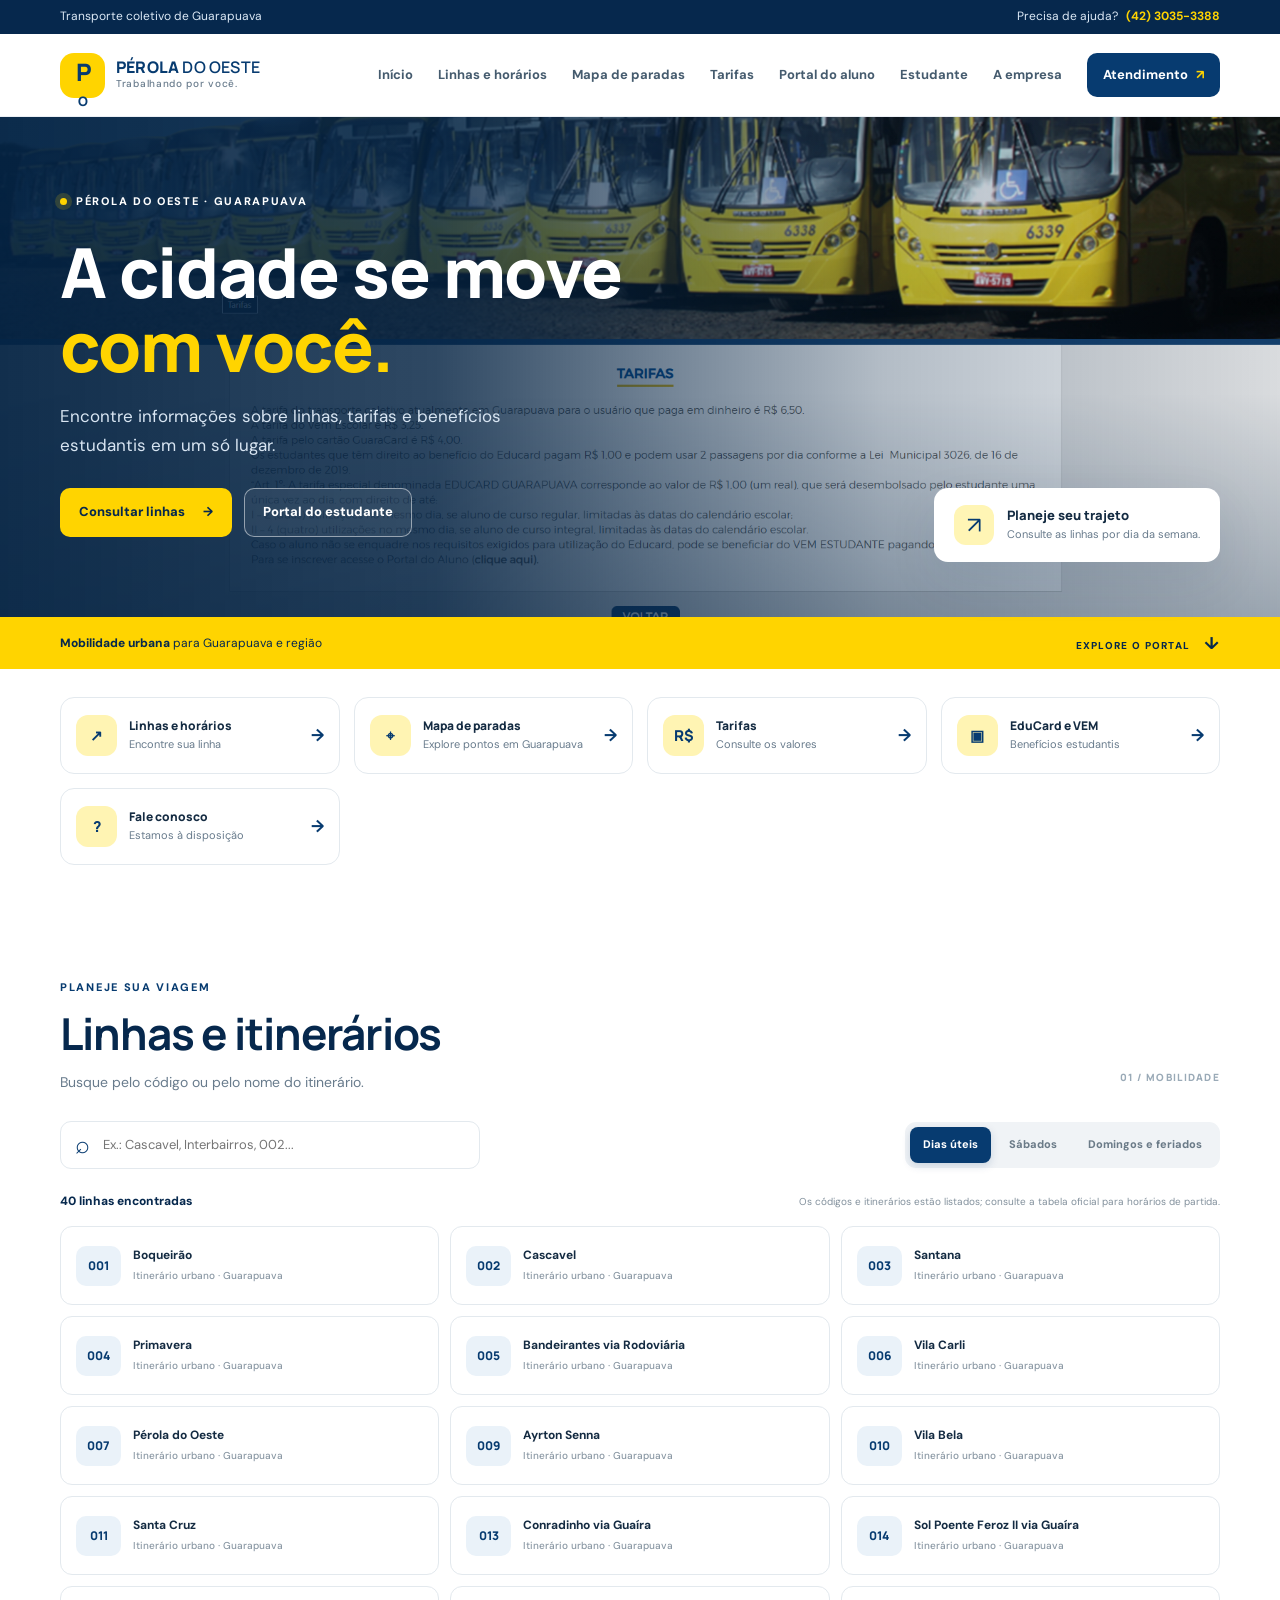
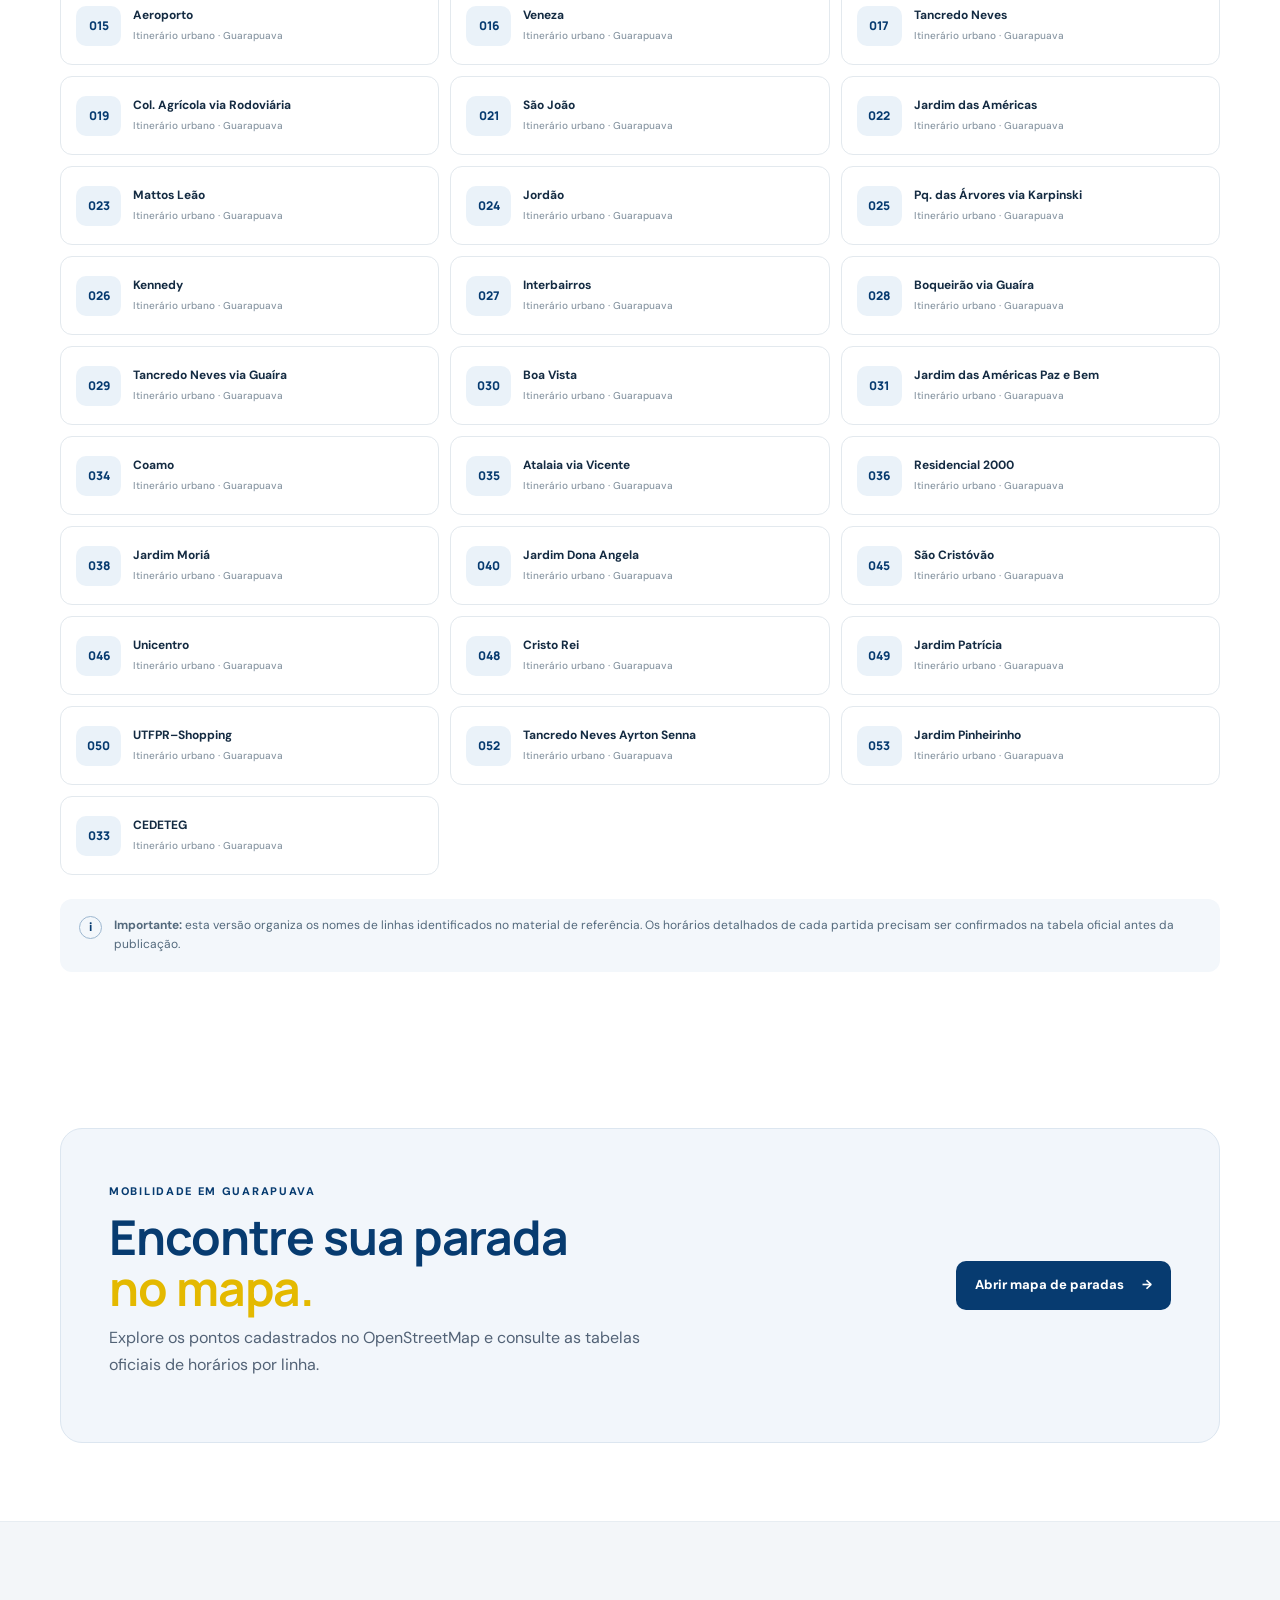
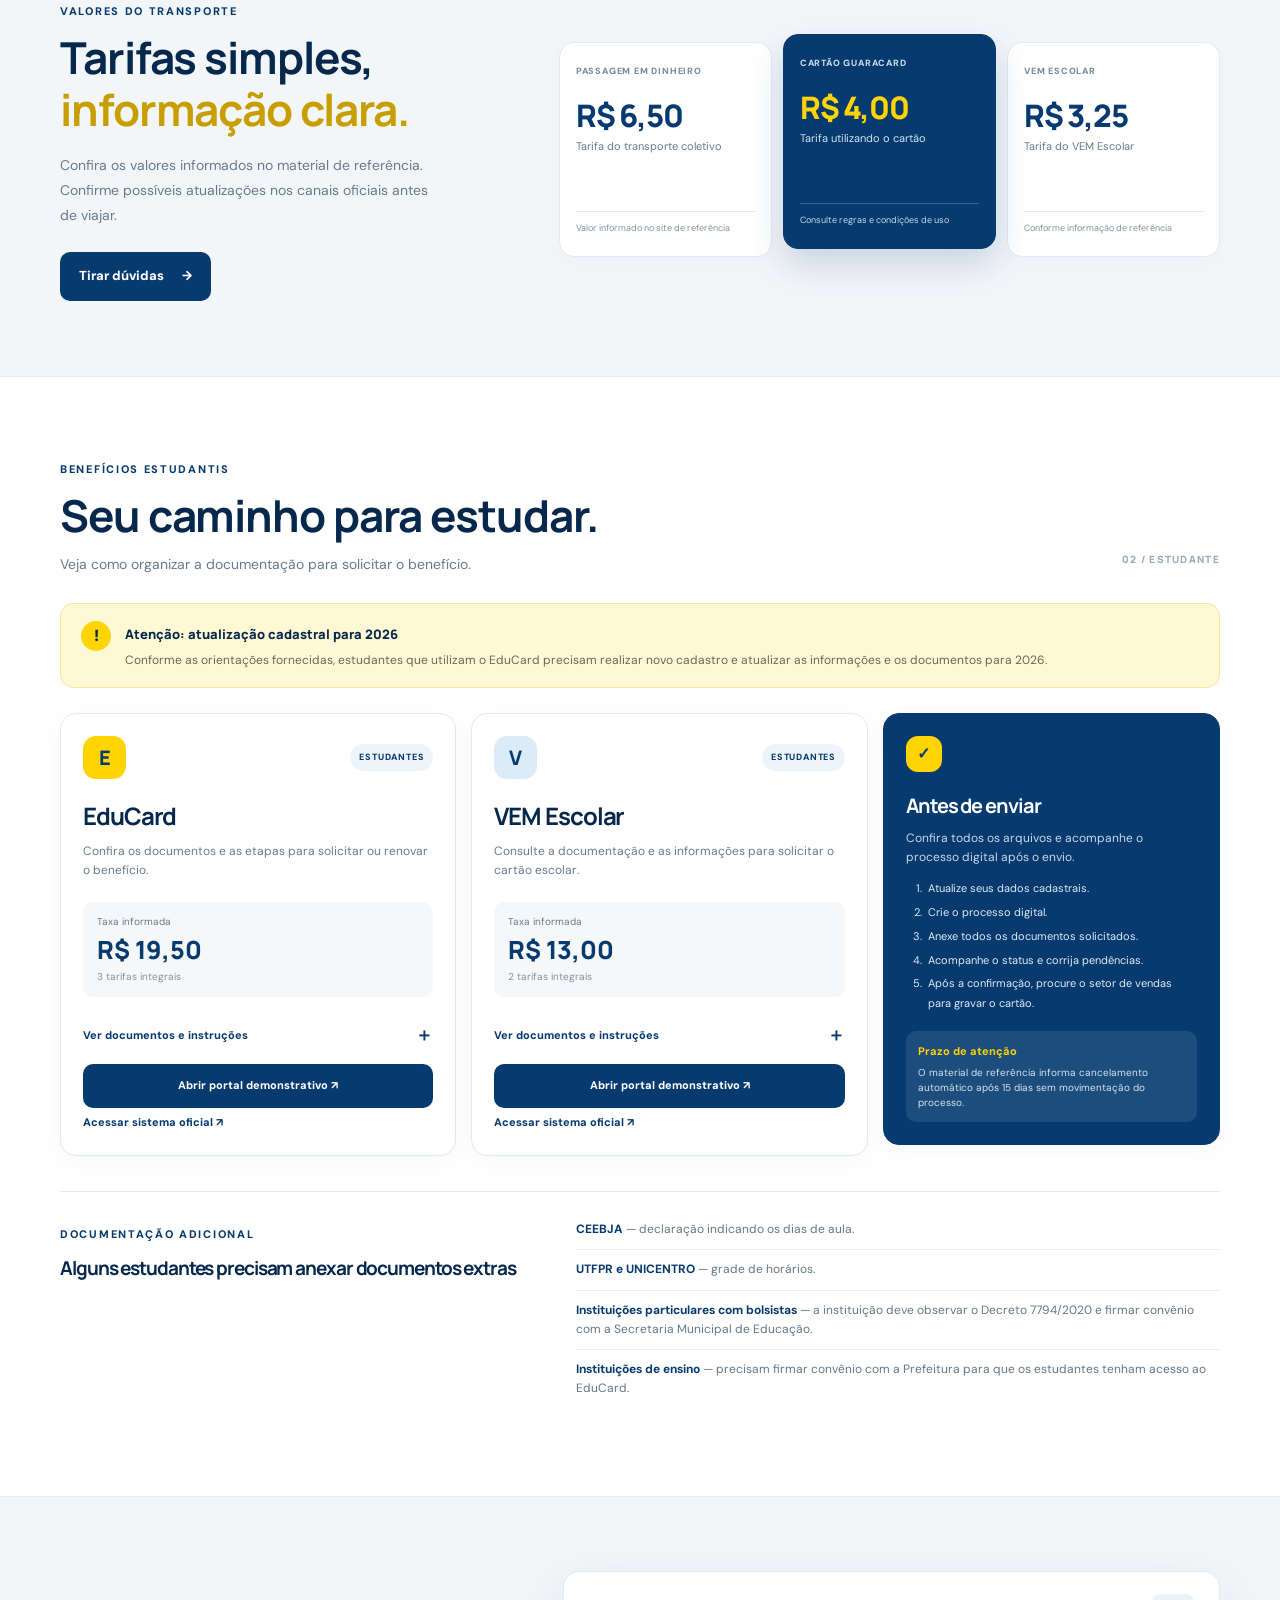
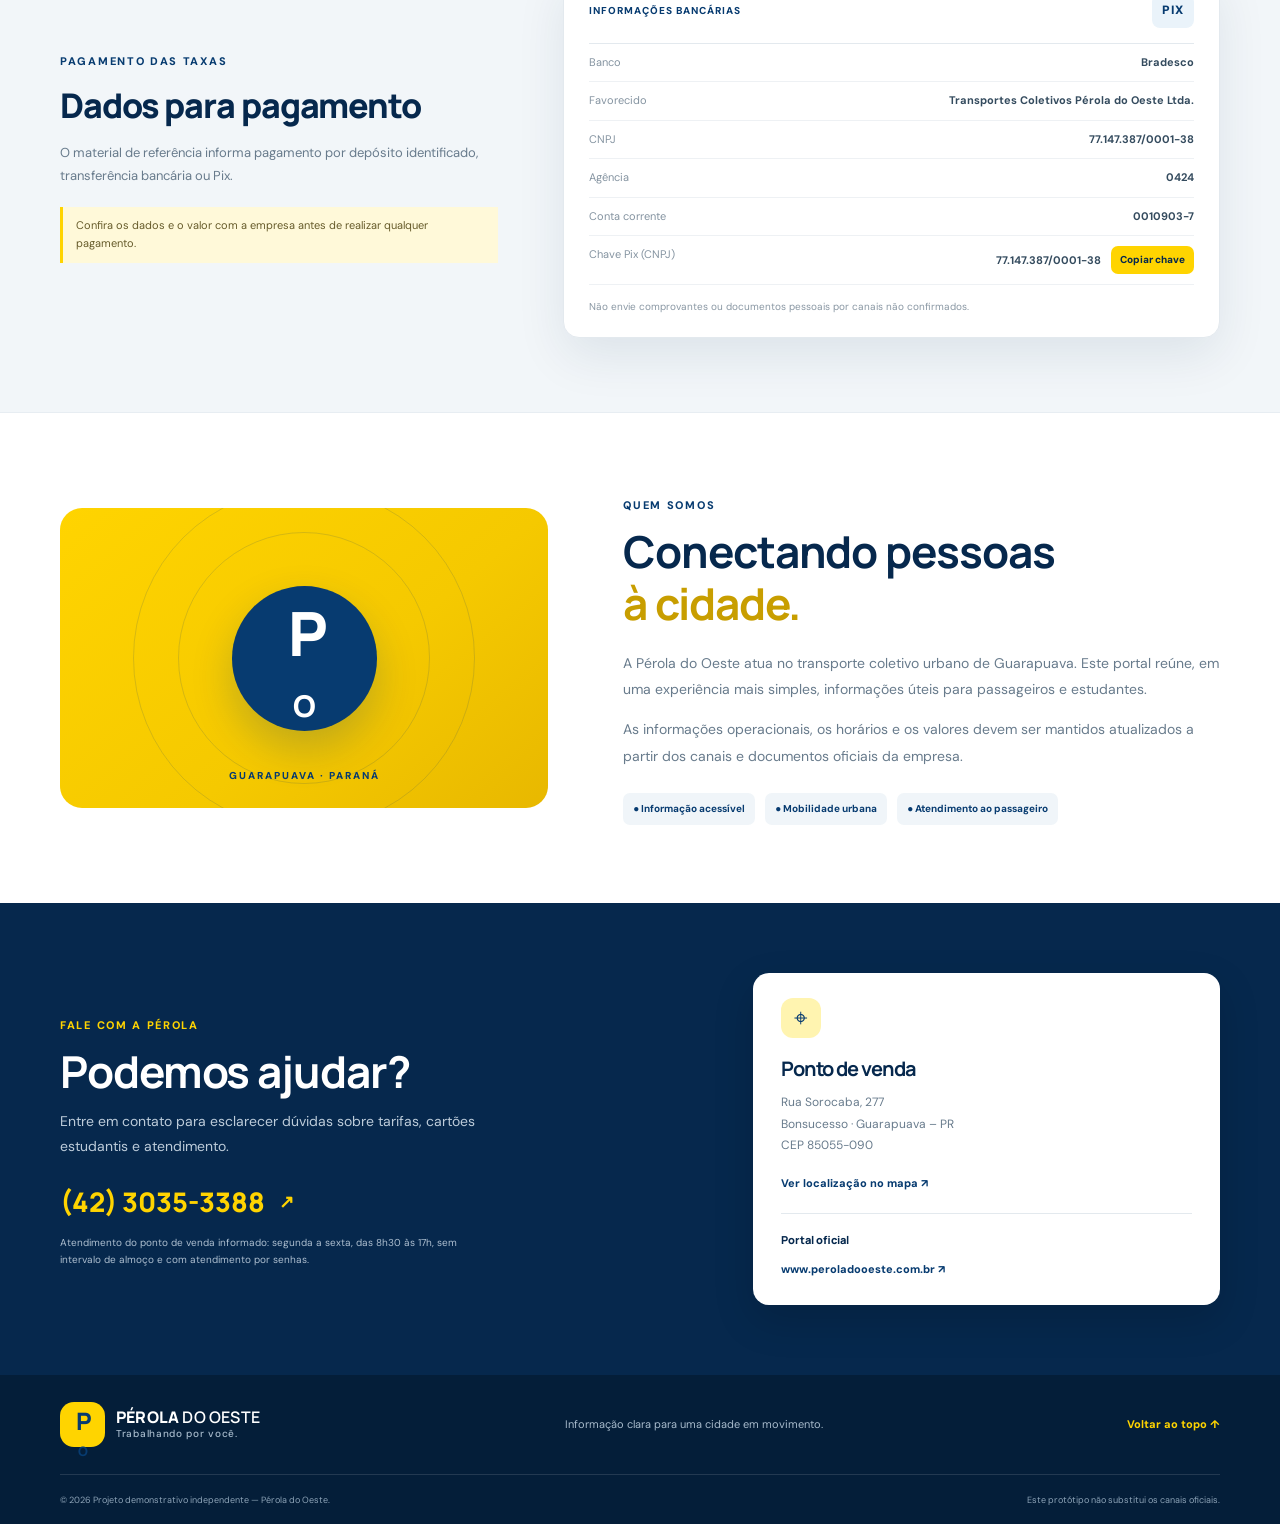
<file: index.html>
<!doctype html>
<html lang="pt-BR">
<head>
<meta charset="utf-8"><meta name="viewport" content="width=device-width,initial-scale=1"><meta name="theme-color" content="#073b70">
<meta name="description" content="Portal demonstrativo da Pérola do Oeste: linhas, tarifas, EduCard, VEM Escolar e atendimento em Guarapuava.">
<title>Pérola do Oeste | Transporte coletivo</title><link rel="stylesheet" href="styles.css"><script src="app.js" defer></script>
</head>
<body>
<div class="topline"><div class="wrap top-inner"><span>Transporte coletivo de Guarapuava</span><a href="#atendimento">Precisa de ajuda? <strong>(42) 3035-3388</strong></a></div></div>
<header class="header"><div class="wrap header-inner"><a class="brand" href="#inicio" aria-label="Pérola do Oeste - início"><span class="brand-symbol">P<span>O</span></span><span class="brand-name">PÉROLA <b>DO OESTE</b><small>Trabalhando por você.</small></span></a><button class="menu-toggle" id="menuToggle" aria-label="Abrir menu" aria-expanded="false">☰</button><nav id="nav"><a href="#inicio">Início</a><a href="#linhas">Linhas e horários</a><a href="mapa/index.html">Mapa de paradas</a><a href="#tarifas">Tarifas</a><a href="portal/index.html">Portal do aluno</a><a href="#estudante">Estudante</a><a href="#empresa">A empresa</a><a class="nav-cta" href="#atendimento">Atendimento <span>↗</span></a></nav></div></header>
<main>
<section class="hero" id="inicio"><div class="hero-photo" role="img" aria-label="Frota de ônibus amarelos"></div><div class="hero-shade"></div><div class="wrap hero-content"><div class="hero-copy"><span class="eyebrow"><i></i> PÉROLA DO OESTE · GUARAPUAVA</span><h1>A cidade se move<br><em>com você.</em></h1><p>Encontre informações sobre linhas, tarifas e benefícios estudantis em um só lugar.</p><div class="hero-actions"><a class="btn btn-yellow" href="#linhas">Consultar linhas <span>→</span></a><a class="btn btn-outline" href="#estudante">Portal do estudante</a></div></div><div class="hero-note"><span class="note-icon">↗</span><div><strong>Planeje seu trajeto</strong><small>Consulte as linhas por dia da semana.</small></div></div></div><div class="hero-bottom"><div class="wrap hero-bottom-inner"><span><b>Mobilidade urbana</b> para Guarapuava e região</span><span class="scroll-label">EXPLORE O PORTAL <b>↓</b></span></div></div></section>
<section class="quick wrap" aria-label="Acessos rápidos"><a class="quick-card" href="#linhas"><span class="quick-icon">↗</span><span><b>Linhas e horários</b><small>Encontre sua linha</small></span><strong>→</strong></a><a class="quick-card" href="mapa/index.html"><span class="quick-icon">⌖</span><span><b>Mapa de paradas</b><small>Explore pontos em Guarapuava</small></span><strong>→</strong></a><a class="quick-card" href="#tarifas"><span class="quick-icon">R$</span><span><b>Tarifas</b><small>Consulte os valores</small></span><strong>→</strong></a><a class="quick-card" href="#estudante"><span class="quick-icon">▣</span><span><b>EduCard e VEM</b><small>Benefícios estudantis</small></span><strong>→</strong></a><a class="quick-card" href="#atendimento"><span class="quick-icon">?</span><span><b>Fale conosco</b><small>Estamos à disposição</small></span><strong>→</strong></a></section>
<section class="section wrap" id="linhas"><div class="section-head"><div><span class="kicker">PLANEJE SUA VIAGEM</span><h2>Linhas e itinerários</h2><p>Busque pelo código ou pelo nome do itinerário.</p></div><span class="section-index">01 / MOBILIDADE</span></div><div class="route-tools"><label class="searchbox"><span>⌕</span><input id="routeSearch" type="search" placeholder="Ex.: Cascavel, Interbairros, 002..." aria-label="Buscar linha"></label><div class="day-tabs" role="group" aria-label="Tipo de dia"><button class="day-tab active" data-day="uteis">Dias úteis</button><button class="day-tab" data-day="sabados">Sábados</button><button class="day-tab" data-day="domingos">Domingos e feriados</button></div></div><div class="route-results"><div class="results-meta"><span id="routeCount">Linhas disponíveis</span><span class="small-muted">Os códigos e itinerários estão listados; consulte a tabela oficial para horários de partida.</span></div><div class="route-grid" id="routeGrid"></div><div class="empty-state hidden" id="emptyState">Nenhuma linha encontrada. Tente outro nome ou código.</div></div><div class="info-strip"><span class="info-symbol">i</span><p><b>Importante:</b> esta versão organiza os nomes de linhas identificados no material de referência. Os horários detalhados de cada partida precisam ser confirmados na tabela oficial antes da publicação.</p></div></section>
<section class="section wrap" id="mapa-paradas"><div class="map-promo"><div><span class="kicker">MOBILIDADE EM GUARAPUAVA</span><h2>Encontre sua parada<br><em>no mapa.</em></h2><p>Explore os pontos cadastrados no OpenStreetMap e consulte as tabelas oficiais de horários por linha.</p></div><a class="btn btn-blue" href="mapa/index.html">Abrir mapa de paradas <span>→</span></a></div></section>
<section class="fare-section" id="tarifas"><div class="wrap fare-layout"><div class="fare-copy"><span class="kicker">VALORES DO TRANSPORTE</span><h2>Tarifas simples,<br><em>informação clara.</em></h2><p>Confira os valores informados no material de referência. Confirme possíveis atualizações nos canais oficiais antes de viajar.</p><a class="btn btn-blue" href="#atendimento">Tirar dúvidas <span>→</span></a></div><div class="fare-cards"><article class="fare-card"><span class="fare-label">PASSAGEM EM DINHEIRO</span><div class="fare-value">R$ 6,50</div><p>Tarifa do transporte coletivo</p><span class="fare-line"></span><small>Valor informado no site de referência</small></article><article class="fare-card featured"><span class="fare-label">CARTÃO GUARACARD</span><div class="fare-value">R$ 4,00</div><p>Tarifa utilizando o cartão</p><span class="fare-line"></span><small>Consulte regras e condições de uso</small></article><article class="fare-card"><span class="fare-label">VEM ESCOLAR</span><div class="fare-value">R$ 3,25</div><p>Tarifa do VEM Escolar</p><span class="fare-line"></span><small>Conforme informação de referência</small></article></div></div></section>
<section class="section wrap" id="estudante"><div class="section-head"><div><span class="kicker">BENEFÍCIOS ESTUDANTIS</span><h2>Seu caminho para estudar.</h2><p>Veja como organizar a documentação para solicitar o benefício.</p></div><span class="section-index">02 / ESTUDANTE</span></div><div class="student-alert"><span class="alert-icon">!</span><div><b>Atenção: atualização cadastral para 2026</b><p>Conforme as orientações fornecidas, estudantes que utilizam o EduCard precisam realizar novo cadastro e atualizar as informações e os documentos para 2026.</p></div></div><div class="student-grid"><article class="student-card"><div class="student-card-head"><span class="student-icon">E</span><span class="pill">ESTUDANTES</span></div><h3>EduCard</h3><p>Confira os documentos e as etapas para solicitar ou renovar o benefício.</p><div class="student-price"><small>Taxa informada</small><strong>R$ 19,50</strong><span>3 tarifas integrais</span></div><button class="text-link accordion-trigger" aria-expanded="false" aria-controls="educardDetails">Ver documentos e instruções <span>＋</span></button><div class="accordion-content hidden" id="educardDetails"><ul><li>Formulário 2026 assinado pelo aluno ou responsável legal.</li><li>Cartão EduCard atual, se já possuir.</li><li>RG (frente e verso) ou certidão de nascimento.</li><li>Comprovante de residência atual em nome dos pais/aluno ou declaração reconhecida em cartório.</li><li>Declaração de matrícula do ano letivo de 2026.</li><li>Comprovante de pagamento da taxa informada.</li></ul></div><a class="btn btn-blue full" href="portal/index.html">Abrir portal demonstrativo ↗</a><a class="text-link" href="http://adm.peroladooeste.com.br:8081/login" target="_blank" rel="noopener">Acessar sistema oficial ↗</a></article><article class="student-card"><div class="student-card-head"><span class="student-icon vem">V</span><span class="pill">ESTUDANTES</span></div><h3>VEM Escolar</h3><p>Consulte a documentação e as informações para solicitar o cartão escolar.</p><div class="student-price"><small>Taxa informada</small><strong>R$ 13,00</strong><span>2 tarifas integrais</span></div><button class="text-link accordion-trigger" aria-expanded="false" aria-controls="vemDetails">Ver documentos e instruções <span>＋</span></button><div class="accordion-content hidden" id="vemDetails"><ul><li>Formulário 2026 assinado pelo aluno ou responsável legal.</li><li>Cartão VEM Escolar atual, se já possuir.</li><li>RG (frente e verso) ou certidão de nascimento.</li><li>Comprovante de residência atual em nome dos pais/aluno ou declaração reconhecida em cartório.</li><li>Declaração de matrícula do ano letivo de 2026.</li><li>Comprovante de pagamento da taxa informada.</li></ul></div><a class="btn btn-blue full" href="portal/index.html">Abrir portal demonstrativo ↗</a><a class="text-link" href="http://adm.peroladooeste.com.br:8081/login" target="_blank" rel="noopener">Acessar sistema oficial ↗</a></article><aside class="student-side"><span class="side-icon">✓</span><h3>Antes de enviar</h3><p>Confira todos os arquivos e acompanhe o processo digital após o envio.</p><ol><li>Atualize seus dados cadastrais.</li><li>Crie o processo digital.</li><li>Anexe todos os documentos solicitados.</li><li>Acompanhe o status e corrija pendências.</li><li>Após a confirmação, procure o setor de vendas para gravar o cartão.</li></ol><div class="deadline"><b>Prazo de atenção</b><span>O material de referência informa cancelamento automático após 15 dias sem movimentação do processo.</span></div></aside></div><div class="extra-docs"><div><span class="kicker">DOCUMENTAÇÃO ADICIONAL</span><h3>Alguns estudantes precisam anexar documentos extras</h3></div><div class="extra-list"><p><b>CEEBJA</b> — declaração indicando os dias de aula.</p><p><b>UTFPR e UNICENTRO</b> — grade de horários.</p><p><b>Instituições particulares com bolsistas</b> — a instituição deve observar o Decreto 7794/2020 e firmar convênio com a Secretaria Municipal de Educação.</p><p><b>Instituições de ensino</b> — precisam firmar convênio com a Prefeitura para que os estudantes tenham acesso ao EduCard.</p></div></div></section>
<section class="payment-section"><div class="wrap payment-layout"><div><span class="kicker">PAGAMENTO DAS TAXAS</span><h2>Dados para pagamento</h2><p>O material de referência informa pagamento por depósito identificado, transferência bancária ou Pix.</p><div class="payment-warning">Confira os dados e o valor com a empresa antes de realizar qualquer pagamento.</div></div><div class="bank-card"><div class="bank-top"><span>INFORMAÇÕES BANCÁRIAS</span><span class="bank-mark">PIX</span></div><dl><div><dt>Banco</dt><dd>Bradesco</dd></div><div><dt>Favorecido</dt><dd>Transportes Coletivos Pérola do Oeste Ltda.</dd></div><div><dt>CNPJ</dt><dd>77.147.387/0001-38</dd></div><div><dt>Agência</dt><dd>0424</dd></div><div><dt>Conta corrente</dt><dd>0010903-7</dd></div><div><dt>Chave Pix (CNPJ)</dt><dd class="pix-row"><span id="pixKey">77.147.387/0001-38</span><button id="copyPix" class="copy-button">Copiar chave</button></dd></div></dl><p class="fineprint">Não envie comprovantes ou documentos pessoais por canais não confirmados.</p></div></div></section>
<section class="section wrap" id="empresa"><div class="about-layout"><div class="about-graphic"><div class="graphic-circle">P<span>O</span></div><span class="graphic-caption">GUARAPUAVA · PARANÁ</span></div><div class="about-copy"><span class="kicker">QUEM SOMOS</span><h2>Conectando pessoas<br><em>à cidade.</em></h2><p>A Pérola do Oeste atua no transporte coletivo urbano de Guarapuava. Este portal reúne, em uma experiência mais simples, informações úteis para passageiros e estudantes.</p><p>As informações operacionais, os horários e os valores devem ser mantidos atualizados a partir dos canais e documentos oficiais da empresa.</p><div class="about-points"><span>● Informação acessível</span><span>● Mobilidade urbana</span><span>● Atendimento ao passageiro</span></div></div></div></section>
<section class="contact-section" id="atendimento"><div class="wrap contact-layout"><div class="contact-copy"><span class="kicker">FALE COM A PÉROLA</span><h2>Podemos ajudar?</h2><p>Entre em contato para esclarecer dúvidas sobre tarifas, cartões estudantis e atendimento.</p><a class="contact-phone" href="tel:+554230353388">(42) 3035-3388 <span>↗</span></a><span class="contact-note">Atendimento do ponto de venda informado: segunda a sexta, das 8h30 às 17h, sem intervalo de almoço e com atendimento por senhas.</span></div><div class="contact-card"><span class="contact-card-icon">⌖</span><h3>Ponto de venda</h3><p>Rua Sorocaba, 277<br>Bonsucesso · Guarapuava – PR<br>CEP 85055-090</p><a href="https://www.google.com/maps/search/?api=1&query=Rua+Sorocaba+277+Bonsucesso+Guarapuava+PR" target="_blank" rel="noopener" class="text-link">Ver localização no mapa ↗</a><div class="contact-divider"></div><h4>Portal oficial</h4><a class="text-link" href="https://www.peroladooeste.com.br/" target="_blank" rel="noopener">www.peroladooeste.com.br ↗</a></div></div></section>
</main>
<footer class="footer"><div class="wrap footer-main"><a class="brand footer-brand" href="#inicio"><span class="brand-symbol">P<span>O</span></span><span class="brand-name">PÉROLA <b>DO OESTE</b><small>Trabalhando por você.</small></span></a><p>Informação clara para uma cidade em movimento.</p><a href="#inicio" class="back-top">Voltar ao topo ↑</a></div><div class="wrap footer-bottom"><span>© <span id="year"></span> Projeto demonstrativo independente — Pérola do Oeste.</span><span>Este protótipo não substitui os canais oficiais.</span></div></footer><div class="toast" id="toast" role="status" aria-live="polite"></div>
</body></html>
</file>
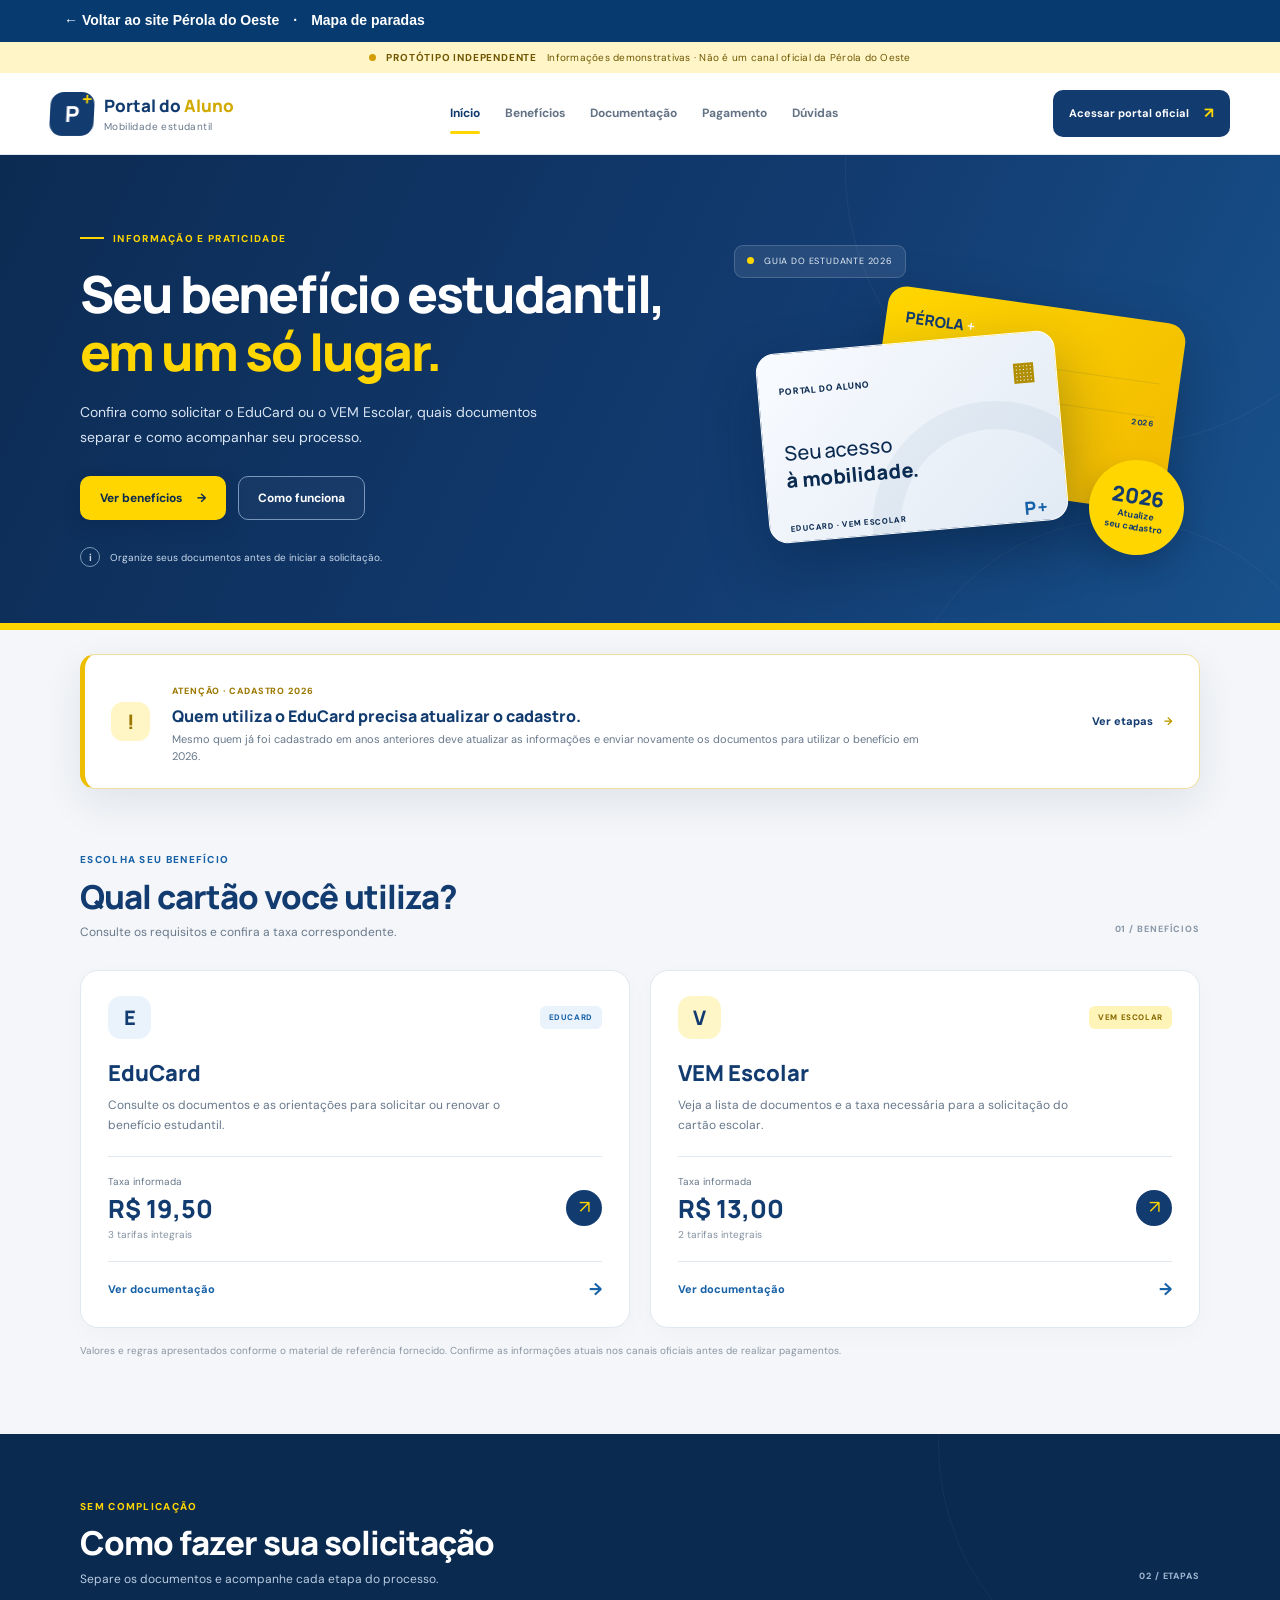
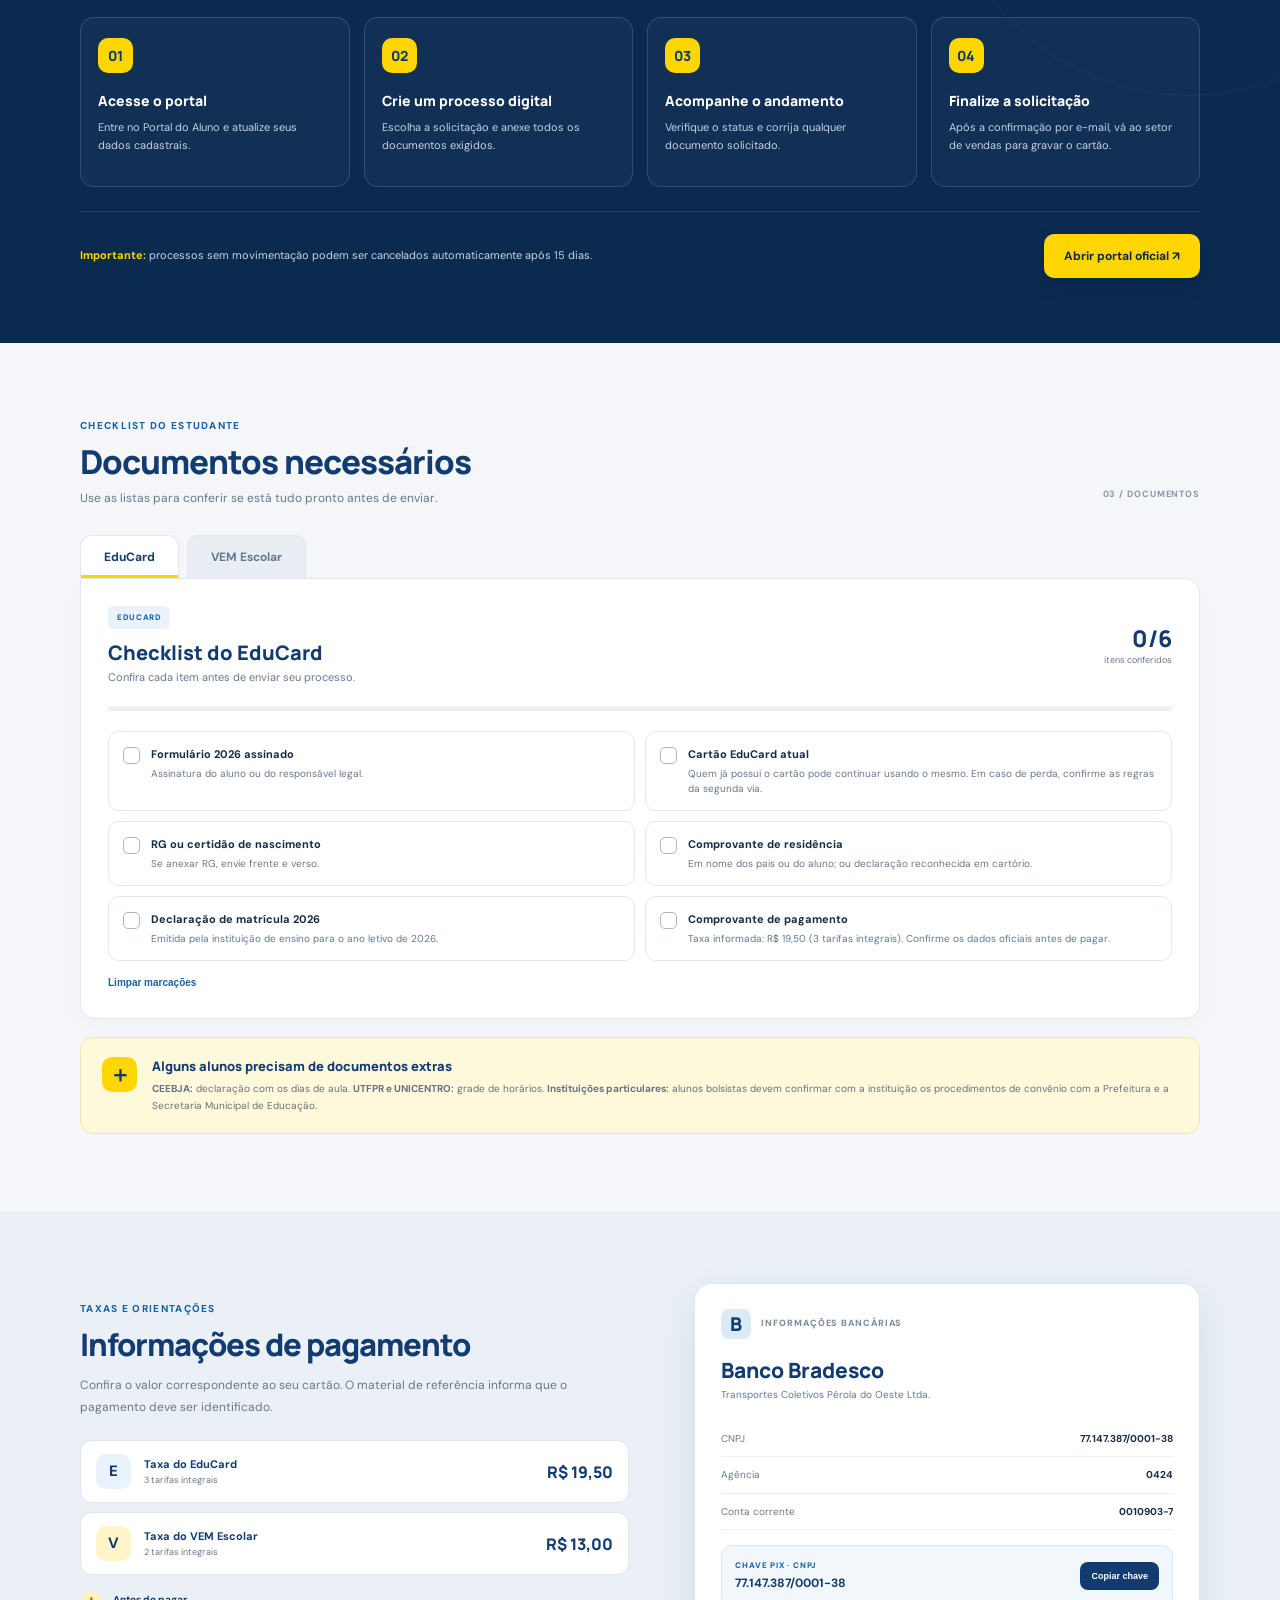
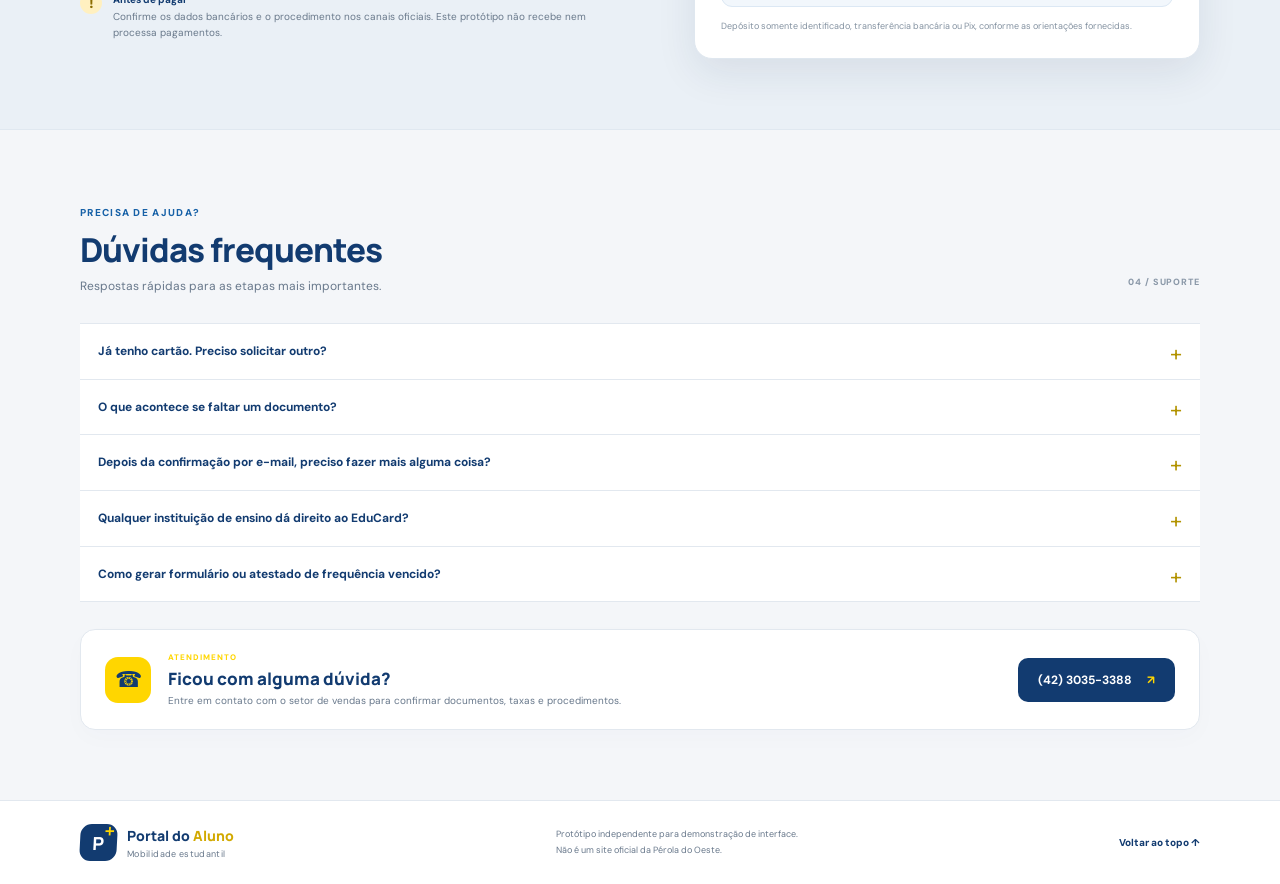
<file: portal/index.html>
<!doctype html>
<html lang="pt-BR">
<head>
  <meta charset="utf-8"><meta name="viewport" content="width=device-width, initial-scale=1">
  <meta name="theme-color" content="#123b70"><meta name="description" content="Protótipo demonstrativo de portal do aluno para orientações sobre EduCard e VEM Escolar.">
  <title>Portal do Aluno | Pérola+ — Protótipo</title><link rel="stylesheet" href="styles.css">
</head>
<body>
<div style="padding:12px 5%;background:#073b70;color:white;font:600 14px Arial,sans-serif"><a href="../index.html" style="color:white;text-decoration:none">← Voltar ao site Pérola do Oeste</a>　·　<a href="../mapa/index.html" style="color:white;text-decoration:none">Mapa de paradas</a></div>
  <div class="prototype-bar"><span class="prototype-dot"></span><strong>PROTÓTIPO INDEPENDENTE</strong><span>Informações demonstrativas · Não é um canal oficial da Pérola do Oeste</span></div>
  <header class="site-header">
    <a class="brand" href="#inicio" aria-label="Portal do Aluno, início"><span class="brand-symbol"><span> P </span><b>+</b></span><span class="brand-text"><strong>Portal do <em>Aluno</em></strong><small>Mobilidade estudantil</small></span></a>
    <button class="menu-toggle" id="menuToggle" aria-label="Abrir menu" aria-expanded="false">☰</button>
    <nav id="mainNav" aria-label="Navegação principal"><a class="nav-link active" href="#inicio">Início</a><a class="nav-link" href="#beneficios">Benefícios</a><a class="nav-link" href="#documentos">Documentação</a><a class="nav-link" href="#pagamento">Pagamento</a><a class="nav-link" href="#duvidas">Dúvidas</a></nav>
    <a class="header-cta" href="http://adm.peroladooeste.com.br:8081/login" target="_blank" rel="noopener">Acessar portal oficial <span>↗</span></a>
  </header>
  <main>
    <section class="hero" id="inicio"><div class="hero-bg-shape shape-one"></div><div class="hero-bg-shape shape-two"></div>
      <div class="hero-content"><div class="eyebrow"><span class="eyebrow-line"></span> INFORMAÇÃO E PRATICIDADE</div><h1>Seu benefício estudantil,<br><span>em um só lugar.</span></h1><p>Confira como solicitar o EduCard ou o VEM Escolar, quais documentos separar e como acompanhar seu processo.</p><div class="hero-actions"><a class="btn btn-yellow" href="#beneficios">Ver benefícios <span>→</span></a><a class="btn btn-outline" href="#passo-a-passo">Como funciona</a></div><div class="hero-note"><span class="note-icon">i</span><span>Organize seus documentos antes de iniciar a solicitação.</span></div></div>
      <div class="hero-visual" aria-label="Cartões ilustrativos do portal"><div class="floating-label"><span class="live-dot"></span> GUIA DO ESTUDANTE 2026</div><div class="student-card card-back"><div class="card-brand">PÉROLA <b>+</b></div><div class="card-lines"></div><div class="card-bottom"><span>VEM ESCOLAR</span><span>2026</span></div></div><div class="student-card card-front"><div class="card-top"><span>PORTAL DO ALUNO</span><span class="card-chip">▦</span></div><div class="card-main">Seu acesso<br><strong>à mobilidade.</strong></div><div class="card-bottom"><span>EDUCARD · VEM ESCOLAR</span><span class="card-mark">P+</span></div></div><div class="hero-sticker"><span>2026</span><small>Atualize<br>seu cadastro</small></div></div>
    </section>
    <section class="alert-banner" aria-label="Aviso importante"><div class="alert-icon">!</div><div><span class="alert-kicker">ATENÇÃO · CADASTRO 2026</span><h2>Quem utiliza o EduCard precisa atualizar o cadastro.</h2><p>Mesmo quem já foi cadastrado em anos anteriores deve atualizar as informações e enviar novamente os documentos para utilizar o benefício em 2026.</p></div><a href="#passo-a-passo" class="alert-link">Ver etapas <span>→</span></a></section>
    <section class="section benefits-section" id="beneficios"><div class="section-heading"><div><span class="eyebrow blue">ESCOLHA SEU BENEFÍCIO</span><h2>Qual cartão você utiliza?</h2><p>Consulte os requisitos e confira a taxa correspondente.</p></div><span class="section-index">01 / BENEFÍCIOS</span></div>
      <div class="benefit-grid"><article class="benefit-card educard"><div class="benefit-card-head"><span class="benefit-icon">E</span><span class="pill pill-blue">EDUCARD</span></div><h3>EduCard</h3><p>Consulte os documentos e as orientações para solicitar ou renovar o benefício estudantil.</p><div class="price-row"><div><small>Taxa informada</small><strong>R$ 19,50</strong><span>3 tarifas integrais</span></div><span class="price-arrow">↗</span></div><a href="#documentos" class="card-link" data-select="educard">Ver documentação <span>→</span></a></article>
      <article class="benefit-card vem"><div class="benefit-card-head"><span class="benefit-icon">V</span><span class="pill pill-yellow">VEM ESCOLAR</span></div><h3>VEM Escolar</h3><p>Veja a lista de documentos e a taxa necessária para a solicitação do cartão escolar.</p><div class="price-row"><div><small>Taxa informada</small><strong>R$ 13,00</strong><span>2 tarifas integrais</span></div><span class="price-arrow">↗</span></div><a href="#documentos" class="card-link" data-select="vem">Ver documentação <span>→</span></a></article></div>
      <p class="small-disclaimer">Valores e regras apresentados conforme o material de referência fornecido. Confirme as informações atuais nos canais oficiais antes de realizar pagamentos.</p>
    </section>
    <section class="steps-band" id="passo-a-passo"><div class="section"><div class="section-heading light-heading"><div><span class="eyebrow">SEM COMPLICAÇÃO</span><h2>Como fazer sua solicitação</h2><p>Separe os documentos e acompanhe cada etapa do processo.</p></div><span class="section-index">02 / ETAPAS</span></div><div class="steps-grid"><article class="step"><span class="step-number">01</span><div><h3>Acesse o portal</h3><p>Entre no Portal do Aluno e atualize seus dados cadastrais.</p></div></article><article class="step"><span class="step-number">02</span><div><h3>Crie um processo digital</h3><p>Escolha a solicitação e anexe todos os documentos exigidos.</p></div></article><article class="step"><span class="step-number">03</span><div><h3>Acompanhe o andamento</h3><p>Verifique o status e corrija qualquer documento solicitado.</p></div></article><article class="step"><span class="step-number">04</span><div><h3>Finalize a solicitação</h3><p>Após a confirmação por e-mail, vá ao setor de vendas para gravar o cartão.</p></div></article></div><div class="steps-footer"><span><b>Importante:</b> processos sem movimentação podem ser cancelados automaticamente após 15 dias.</span><a class="btn btn-yellow" href="http://adm.peroladooeste.com.br:8081/login" target="_blank" rel="noopener">Abrir portal oficial ↗</a></div></div></section>
    <section class="section documents-section" id="documentos"><div class="section-heading"><div><span class="eyebrow blue">CHECKLIST DO ESTUDANTE</span><h2>Documentos necessários</h2><p>Use as listas para conferir se está tudo pronto antes de enviar.</p></div><span class="section-index">03 / DOCUMENTOS</span></div>
      <div class="doc-tabs" role="tablist" aria-label="Tipo de cartão"><button class="doc-tab active" role="tab" aria-selected="true" data-doc-tab="educard">EduCard</button><button class="doc-tab" role="tab" aria-selected="false" data-doc-tab="vem">VEM Escolar</button></div>
      <div class="doc-panel" id="docPanel"><div class="doc-panel-head"><div><span class="pill pill-blue" id="docPill">EDUCARD</span><h3 id="docTitle">Checklist do EduCard</h3><p id="docDescription">Confira cada item antes de enviar seu processo.</p></div><div class="check-progress"><strong id="checkedCount">0/6</strong><span>itens conferidos</span></div></div><div class="progress-track"><span id="progressFill"></span></div><div class="checklist" id="checklist"></div><button class="reset-checklist" id="resetChecklist">Limpar marcações</button></div>
      <aside class="extra-docs"><div class="extra-doc-icon">＋</div><div><h3>Alguns alunos precisam de documentos extras</h3><p><strong>CEEBJA:</strong> declaração com os dias de aula. <strong>UTFPR e UNICENTRO:</strong> grade de horários. <strong>Instituições particulares:</strong> alunos bolsistas devem confirmar com a instituição os procedimentos de convênio com a Prefeitura e a Secretaria Municipal de Educação.</p></div></aside>
    </section>
    <section class="payment-section" id="pagamento"><div class="section payment-layout"><div class="payment-copy"><span class="eyebrow blue">TAXAS E ORIENTAÇÕES</span><h2>Informações de pagamento</h2><p>Confira o valor correspondente ao seu cartão. O material de referência informa que o pagamento deve ser identificado.</p><div class="fee-row"><span class="fee-icon">E</span><span><strong>Taxa do EduCard</strong><small>3 tarifas integrais</small></span><b>R$ 19,50</b></div><div class="fee-row"><span class="fee-icon yellow-icon">V</span><span><strong>Taxa do VEM Escolar</strong><small>2 tarifas integrais</small></span><b>R$ 13,00</b></div><div class="payment-warning"><span>!</span><p><strong>Antes de pagar</strong><br>Confirme os dados bancários e o procedimento nos canais oficiais. Este protótipo não recebe nem processa pagamentos.</p></div></div><div class="bank-card"><div class="bank-card-top"><span class="bank-mark">B</span><span>INFORMAÇÕES BANCÁRIAS</span></div><h3>Banco Bradesco</h3><p class="company-name">Transportes Coletivos Pérola do Oeste Ltda.</p><div class="bank-detail"><span>CNPJ</span><strong>77.147.387/0001-38</strong></div><div class="bank-detail"><span>Agência</span><strong>0424</strong></div><div class="bank-detail"><span>Conta corrente</span><strong>0010903-7</strong></div><div class="pix-box"><div><span>CHAVE PIX · CNPJ</span><strong id="pixKey">77.147.387/0001-38</strong></div><button id="copyPix" class="copy-button">Copiar chave</button></div><div class="bank-footnote">Depósito somente identificado, transferência bancária ou Pix, conforme as orientações fornecidas.</div></div></div></section>
    <section class="section faq-section" id="duvidas"><div class="section-heading"><div><span class="eyebrow blue">PRECISA DE AJUDA?</span><h2>Dúvidas frequentes</h2><p>Respostas rápidas para as etapas mais importantes.</p></div><span class="section-index">04 / SUPORTE</span></div><div class="faq-list"><details><summary>Já tenho cartão. Preciso solicitar outro?</summary><p>Conforme as orientações fornecidas, quem já possui o cartão pode continuar utilizando o mesmo. Em caso de perda, a segunda via tem custo informado de três tarifas integrais (R$ 19,50). Confirme as condições atuais com a empresa.</p></details><details><summary>O que acontece se faltar um documento?</summary><p>O processo pode solicitar correções. Acesse o portal, atualize o documento indicado e acompanhe o andamento. A orientação recebida informa que processos sem movimentação podem ser cancelados após 15 dias.</p></details><details><summary>Depois da confirmação por e-mail, preciso fazer mais alguma coisa?</summary><p>Sim. Segundo o material fornecido, estudantes que já possuem cartão devem comparecer ao setor de vendas para gravar o cartão após receber a confirmação do processo.</p></details><details><summary>Qualquer instituição de ensino dá direito ao EduCard?</summary><p>As orientações informam que a instituição precisa firmar convênio com a Prefeitura para que seus estudantes tenham acesso ao EduCard. Confirme a situação da sua instituição antes de solicitar.</p></details><details><summary>Como gerar formulário ou atestado de frequência vencido?</summary><p>O material orienta utilizar a opção “Cadastro Fácil” e seguir as instruções até o final do formulário.</p></details></div>
      <div class="contact-card"><div class="contact-symbol">☎</div><div><span class="eyebrow">ATENDIMENTO</span><h3>Ficou com alguma dúvida?</h3><p>Entre em contato com o setor de vendas para confirmar documentos, taxas e procedimentos.</p></div><a href="tel:+554230353388" class="btn btn-blue">(42) 3035-3388 <span>↗</span></a></div>
    </section>
  </main>
  <footer><a class="brand footer-brand" href="#inicio"><span class="brand-symbol"><span>P</span><b>+</b></span><span class="brand-text"><strong>Portal do <em>Aluno</em></strong><small>Mobilidade estudantil</small></span></a><p>Protótipo independente para demonstração de interface.<br>Não é um site oficial da Pérola do Oeste.</p><a href="#inicio" class="back-top">Voltar ao topo ↑</a></footer>
  <div class="toast" id="toast" role="status" aria-live="polite"></div><script src="app.js"></script>
</body></html>
</file>
<file: styles.css>
@import url('https://fonts.googleapis.com/css2?family=DM+Sans:wght@400;500;600;700&family=Manrope:wght@400;500;600;700;800&display=swap');
:root{--blue:#073b70;--blue2:#0b4c8b;--navy:#06284d;--yellow:#ffd400;--gold:#f5c400;--ink:#142b42;--muted:#687b8c;--bg:#f5f7f9;--line:#e3e9ee;--white:#fff;--green:#1f8b62;--shadow:0 18px 50px rgba(6,40,77,.09);--radius:18px}*{box-sizing:border-box}html{scroll-behavior:smooth;scroll-padding-top:100px}body{margin:0;font-family:'DM Sans',Arial,sans-serif;color:var(--ink);background:#fff;line-height:1.6}a{color:inherit;text-decoration:none}button,input{font:inherit}.wrap{width:min(1160px,calc(100% - 44px));margin-inline:auto}.topline{background:var(--navy);color:#dce9f6;font-size:12px}.top-inner{height:34px;display:flex;justify-content:space-between;align-items:center}.top-inner a strong{color:var(--yellow);margin-left:5px}.header{position:sticky;top:0;z-index:20;background:rgba(255,255,255,.96);backdrop-filter:blur(14px);border-bottom:1px solid rgba(7,59,112,.08)}.header-inner{height:82px;display:flex;align-items:center;justify-content:space-between;gap:28px}.brand{display:flex;align-items:center;gap:11px;flex-shrink:0}.brand-symbol{width:45px;height:45px;border-radius:14px;background:var(--yellow);color:var(--blue);font-family:Manrope,sans-serif;font-size:24px;font-weight:800;display:grid;place-items:center;position:relative;letter-spacing:-3px}.brand-symbol span{font-size:13px;letter-spacing:0;margin-left:1px}.brand-name{font:800 16px/1.15 Manrope,sans-serif;color:var(--blue);letter-spacing:.2px}.brand-name b{font-weight:600}.brand-name small{display:block;font:500 10px/1.6 'DM Sans',sans-serif;color:var(--muted);letter-spacing:.7px}.header nav{display:flex;align-items:center;gap:25px}.header nav a{font-size:13px;font-weight:700;color:#455b6e;transition:.2s}.header nav a:hover{color:var(--blue)}.header nav .nav-cta{padding:12px 16px;background:var(--blue);color:#fff;border-radius:10px}.nav-cta span{color:var(--yellow);margin-left:5px}.menu-toggle{display:none;border:0;background:var(--bg);color:var(--blue);border-radius:10px;padding:9px 12px;font-size:22px}.hero{min-height:530px;position:relative;isolation:isolate;overflow:hidden;background:var(--blue)}.hero-photo,.hero-shade{position:absolute;inset:0;z-index:-2}.hero-photo{background-image:url('assets/onibus-banner.png');background-size:cover;background-position:center 44%;filter:saturate(.92)}.hero-shade{z-index:-1;background:linear-gradient(90deg,rgba(4,35,67,.94) 0%,rgba(4,35,67,.83) 34%,rgba(4,35,67,.3) 69%,rgba(4,35,67,.08) 100%),linear-gradient(0deg,rgba(4,35,67,.36),transparent 50%)}.hero-content{min-height:465px;display:flex;align-items:center;justify-content:space-between;position:relative}.hero-copy{max-width:610px;color:#fff;padding:70px 0 80px}.eyebrow,.kicker{font-size:11px;font-weight:800;letter-spacing:1.7px;color:var(--blue);display:inline-flex;align-items:center;gap:9px}.hero .eyebrow{color:#fff}.eyebrow i{width:7px;height:7px;border-radius:50%;background:var(--yellow);box-shadow:0 0 0 5px rgba(255,212,0,.16)}h1,h2,h3,h4,p{margin-top:0}h1,h2,h3{font-family:Manrope,'DM Sans',sans-serif;letter-spacing:-1.1px}h1{font-size:clamp(42px,5.4vw,69px);line-height:1.08;margin:22px 0 18px;font-weight:800}h1 em,h2 em{font-style:normal;color:var(--yellow)}.hero-copy>p{max-width:470px;color:#d8e5f2;font-size:17px;line-height:1.7;margin-bottom:29px}.hero-actions{display:flex;gap:12px;flex-wrap:wrap}.btn{display:inline-flex;align-items:center;justify-content:center;gap:18px;padding:13px 18px;border-radius:10px;font-size:13px;font-weight:800;border:1px solid transparent;cursor:pointer;transition:transform .2s,background .2s}.btn:hover{transform:translateY(-2px)}.btn-yellow{background:var(--yellow);color:var(--navy)}.btn-blue{background:var(--blue);color:white}.btn-outline{border-color:rgba(255,255,255,.5);color:#fff;background:rgba(255,255,255,.06)}.btn-outline:hover{background:rgba(255,255,255,.15)}.hero-note{align-self:flex-end;margin-bottom:55px;background:#fff;border-radius:14px;padding:17px 20px;display:flex;align-items:center;gap:13px;box-shadow:var(--shadow);min-width:260px}.note-icon{width:40px;height:40px;display:grid;place-items:center;background:#fff5b5;border-radius:12px;color:var(--blue);font-size:23px}.hero-note strong,.hero-note small{display:block}.hero-note strong{font:800 13px Manrope}.hero-note small{font-size:11px;color:var(--muted);margin-top:2px}.hero-bottom{background:var(--yellow);color:var(--navy)}.hero-bottom-inner{height:52px;display:flex;align-items:center;justify-content:space-between;font-size:12px}.hero-bottom-inner b{font-weight:800}.scroll-label{font-size:10px;font-weight:800;letter-spacing:1.3px}.scroll-label b{font-size:17px;margin-left:10px}.quick{display:grid;grid-template-columns:repeat(4,1fr);gap:14px;margin-top:28px;margin-bottom:30px}.quick-card{display:flex;align-items:center;gap:12px;padding:17px 15px;border:1px solid var(--line);border-radius:14px;transition:.2s;background:white}.quick-card:hover{border-color:#b6c9db;box-shadow:var(--shadow);transform:translateY(-2px)}.quick-icon{width:41px;height:41px;display:grid;place-items:center;border-radius:12px;background:#fff4b3;color:var(--blue);font:800 15px Manrope;flex-shrink:0}.quick-card>span:nth-child(2){flex:1}.quick-card b,.quick-card small{display:block}.quick-card b{font:800 12px Manrope}.quick-card small{font-size:11px;color:var(--muted);margin-top:2px}.quick-card>strong{color:var(--blue);font-size:17px}.section{padding-top:78px;padding-bottom:78px}.section-head{display:flex;align-items:flex-end;justify-content:space-between;gap:24px;margin-bottom:28px}.section-head h2,.fare-copy h2,.about-copy h2,.contact-copy h2{font-size:clamp(31px,4vw,44px);line-height:1.18;color:var(--navy);margin:9px 0 11px}.section-head p,.fare-copy>p,.about-copy>p,.contact-copy>p{color:var(--muted);font-size:14px;margin-bottom:0}.section-index{font:800 10px Manrope;letter-spacing:1.3px;color:#9aaab7;padding-bottom:9px;white-space:nowrap}.route-tools{display:flex;gap:18px;align-items:center;justify-content:space-between;flex-wrap:wrap;margin-bottom:23px}.searchbox{display:flex;align-items:center;gap:11px;min-width:min(100%,340px);flex:1;max-width:420px;border:1px solid var(--line);border-radius:11px;padding:0 14px;height:48px;background:#fff}.searchbox>span{font-size:25px;color:var(--blue)}.searchbox input{border:0;outline:0;width:100%;font-size:13px;color:var(--ink)}.searchbox:focus-within{border-color:#78a2c9;box-shadow:0 0 0 3px rgba(7,59,112,.08)}.day-tabs{display:flex;gap:5px;background:#f0f3f6;border-radius:11px;padding:5px}.day-tab{border:0;border-radius:8px;background:transparent;padding:9px 13px;color:#6b7b88;font-size:11px;font-weight:800;cursor:pointer}.day-tab.active{background:var(--blue);color:white;box-shadow:0 3px 8px rgba(7,59,112,.16)}.results-meta{display:flex;justify-content:space-between;gap:18px;align-items:center;margin-bottom:15px}.results-meta>span:first-child{font-size:12px;font-weight:800;color:var(--navy)}.small-muted{font-size:10px;color:#82909c}.route-grid{display:grid;grid-template-columns:repeat(3,1fr);gap:11px}.route-card{border:1px solid var(--line);border-radius:12px;padding:15px;display:flex;align-items:center;gap:12px;min-height:79px;background:#fff;transition:.18s}.route-card:hover{border-color:#b5cbe0;background:#fbfdff}.route-code{width:45px;height:40px;border-radius:10px;display:grid;place-items:center;background:#eaf2f9;color:var(--blue);font:800 12px Manrope;flex-shrink:0}.route-name{font-size:12px;font-weight:700;line-height:1.4}.route-tag{display:block;color:#8997a3;font-size:10px;margin-top:4px;font-weight:500}.empty-state{padding:32px;text-align:center;color:var(--muted);background:var(--bg);border-radius:12px}.hidden{display:none!important}.info-strip{display:flex;align-items:flex-start;gap:12px;padding:17px 19px;border-radius:12px;background:#f3f7fb;margin-top:24px}.info-symbol{width:23px;height:23px;display:grid;place-items:center;border:1px solid #9db7d0;border-radius:50%;color:var(--blue);font-weight:800;font-size:12px;flex-shrink:0}.info-strip p{margin:0;color:#53697c;font-size:12px}.fare-section{background:#f3f6f9;border-block:1px solid #e7edf2;padding:75px 0}.fare-layout{display:grid;grid-template-columns:.8fr 1.2fr;gap:58px;align-items:center}.fare-copy h2{margin-bottom:17px}.fare-copy h2 em,.about-copy h2 em{color:#c89e00}.fare-copy>p{line-height:1.8;margin-bottom:24px;max-width:370px}.fare-cards{display:grid;grid-template-columns:repeat(3,1fr);gap:11px;align-items:stretch}.fare-card{background:#fff;border:1px solid var(--line);border-radius:15px;padding:21px 16px;min-height:215px;display:flex;flex-direction:column;box-shadow:0 5px 20px rgba(8,43,76,.025)}.fare-card.featured{background:var(--blue);color:#fff;border-color:var(--blue);transform:translateY(-8px);box-shadow:0 16px 35px rgba(7,59,112,.18)}.fare-label{font-size:9px;letter-spacing:.8px;font-weight:800;color:#768b9b}.featured .fare-label{color:#c9dbeb}.fare-value{font:800 clamp(22px,2.5vw,31px) Manrope;color:var(--blue);letter-spacing:-1.2px;margin:16px 0 2px;white-space:nowrap}.featured .fare-value{color:var(--yellow)}.fare-card p{font-size:11px;color:var(--muted);margin-bottom:18px}.featured p{color:#d3e2ef}.fare-line{height:1px;background:var(--line);margin-top:auto;margin-bottom:10px}.featured .fare-line{background:rgba(255,255,255,.2)}.fare-card small{font-size:9px;color:#8293a1;line-height:1.4}.featured small{color:#c7d7e7}.student-alert{display:flex;gap:14px;background:#fff8d5;border:1px solid #f5e9a2;border-radius:13px;padding:17px 20px;margin-bottom:25px}.alert-icon{width:30px;height:30px;border-radius:50%;background:var(--yellow);display:grid;place-items:center;font-weight:900;color:var(--navy);flex-shrink:0}.student-alert b{font:800 13px Manrope;color:var(--navy)}.student-alert p{font-size:12px;color:#6e6750;margin:4px 0 0}.student-grid{display:grid;grid-template-columns:1fr 1fr .85fr;gap:15px;align-items:start}.student-card,.student-side{border:1px solid var(--line);border-radius:16px;padding:22px;background:#fff;box-shadow:0 6px 24px rgba(7,59,112,.035)}.student-card-head{display:flex;align-items:center;justify-content:space-between}.student-icon{width:43px;height:43px;border-radius:13px;background:var(--yellow);color:var(--blue);display:grid;place-items:center;font:800 20px Manrope}.student-icon.vem{background:#dcebf7}.pill{font-size:9px;font-weight:800;letter-spacing:.8px;color:var(--blue);background:#edf4fa;border-radius:30px;padding:6px 9px}.student-card h3,.student-side h3{font-size:24px;color:var(--navy);margin:18px 0 7px}.student-card>p,.student-side>p{font-size:12px;color:var(--muted);min-height:43px}.student-price{background:#f5f7f9;border-radius:11px;padding:12px 14px;margin:17px 0}.student-price small,.student-price strong,.student-price span{display:block}.student-price small{font-size:10px;color:var(--muted)}.student-price strong{font:800 25px Manrope;color:var(--blue);margin:2px 0}.student-price span{font-size:10px;color:#8493a0}.text-link{display:inline-flex;align-items:center;justify-content:space-between;gap:8px;color:var(--blue);font-size:11px;font-weight:800;border:0;background:none;padding:0;cursor:pointer}.accordion-trigger{width:100%;padding:7px 0 14px}.accordion-trigger span{font-size:18px}.accordion-content{font-size:11px;color:#5f7180;line-height:1.7;padding:0 0 12px}.accordion-content ul{padding-left:17px}.accordion-content li{margin-bottom:5px}.full{width:100%;font-size:11px;padding:12px}.student-side{background:var(--blue);color:white;border-color:var(--blue)}.side-icon{width:36px;height:36px;border-radius:12px;background:var(--yellow);color:var(--blue);display:grid;place-items:center;font-weight:900}.student-side h3{color:white;font-size:20px}.student-side>p{color:#c9d8e6;min-height:0}.student-side ol{padding-left:19px;font-size:11px;color:#e0eaf3;line-height:1.8}.student-side li{padding-left:3px;margin-bottom:4px}.deadline{background:rgba(255,255,255,.09);border-radius:10px;padding:12px;margin-top:17px}.deadline b,.deadline span{display:block}.deadline b{font-size:11px;color:var(--yellow);margin-bottom:4px}.deadline span{font-size:10px;line-height:1.5;color:#d6e3ee}.extra-docs{display:grid;grid-template-columns:.85fr 1.15fr;gap:40px;padding:28px 0 0;margin-top:35px;border-top:1px solid var(--line)}.extra-docs h3{font-size:19px;color:var(--navy);margin:7px 0}.extra-list p{font-size:12px;color:#637787;padding:0 0 10px;border-bottom:1px solid #edf0f3;margin-bottom:10px}.extra-list p:last-child{border:0}.extra-list b{color:var(--blue)}.payment-section{padding:74px 0;background:#f2f6f9;border-block:1px solid #e7edf2}.payment-layout{display:grid;grid-template-columns:.8fr 1.2fr;gap:65px;align-items:center}.payment-layout h2{font:800 34px Manrope;color:var(--navy);margin:9px 0 13px}.payment-layout>div:first-child>p{font-size:13px;color:var(--muted);line-height:1.8}.payment-warning{border-left:3px solid var(--yellow);padding:10px 13px;background:#fff9d9;font-size:11px;color:#665b2a;margin-top:20px}.bank-card{background:white;border:1px solid var(--line);border-radius:16px;padding:22px 25px;box-shadow:var(--shadow)}.bank-top{display:flex;justify-content:space-between;align-items:center;padding-bottom:15px;border-bottom:1px solid var(--line);font-size:10px;font-weight:800;letter-spacing:1px;color:var(--blue)}.bank-mark{background:#eaf3fa;color:var(--blue);font-weight:900;border-radius:8px;padding:7px 10px;font-size:12px}dl{margin:0}.bank-card dl>div{display:flex;justify-content:space-between;gap:20px;padding:10px 0;border-bottom:1px solid #eef1f4;font-size:11px}.bank-card dt{color:#8493a0}.bank-card dd{margin:0;font-weight:700;text-align:right;color:#344b5e}.pix-row{display:flex;align-items:center;gap:10px;flex-wrap:wrap;justify-content:flex-end}.copy-button{border:0;background:var(--yellow);color:var(--navy);border-radius:7px;padding:6px 9px;font-size:10px;font-weight:800;cursor:pointer}.fineprint{font-size:10px;color:#8997a3;margin:14px 0 0}.about-layout{display:grid;grid-template-columns:.9fr 1.1fr;gap:75px;align-items:center}.about-graphic{min-height:300px;border-radius:22px;background:linear-gradient(140deg,var(--yellow),#f5c900 58%,#e8b800);position:relative;display:grid;place-items:center;overflow:hidden}.about-graphic:before,.about-graphic:after{content:"";position:absolute;border:1px solid rgba(7,59,112,.15);border-radius:50%;width:340px;height:340px}.about-graphic:after{width:250px;height:250px}.graphic-circle{width:145px;height:145px;border-radius:50%;background:var(--blue);color:white;display:grid;place-items:center;font:800 61px Manrope;letter-spacing:-8px;box-shadow:0 18px 40px rgba(7,59,112,.22);z-index:1}.graphic-circle span{font-size:30px;letter-spacing:-1px}.graphic-caption{position:absolute;bottom:24px;font-size:10px;font-weight:800;letter-spacing:2px;color:var(--blue)}.about-copy h2{margin-bottom:20px}.about-copy>p{line-height:1.9;margin-bottom:13px}.about-points{display:flex;gap:10px;flex-wrap:wrap;margin-top:24px}.about-points span{font-size:10px;font-weight:700;background:#f0f5f9;color:var(--blue);padding:8px 10px;border-radius:7px}.contact-section{background:var(--navy);color:white;padding:70px 0}.contact-layout{display:grid;grid-template-columns:1fr .75fr;gap:70px;align-items:center}.contact-copy .kicker{color:var(--yellow)}.contact-copy h2{color:#fff;margin-top:10px}.contact-copy>p{color:#bdccda;max-width:460px;line-height:1.8}.contact-phone{display:inline-flex;align-items:center;gap:14px;font:800 27px Manrope;color:var(--yellow);margin:23px 0 14px}.contact-phone span{font-size:18px}.contact-note{display:block;color:#aebfd0;font-size:10px;max-width:430px;line-height:1.7}.contact-card{background:white;color:var(--ink);border-radius:16px;padding:25px 28px;box-shadow:0 15px 40px rgba(0,0,0,.15)}.contact-card-icon{display:grid;place-items:center;width:40px;height:40px;background:#fff4b0;border-radius:12px;color:var(--blue);font-size:24px}.contact-card h3{font-size:20px;margin:15px 0 7px;color:var(--navy)}.contact-card p{font-size:12px;line-height:1.8;color:var(--muted)}.contact-divider{height:1px;background:var(--line);margin:18px 0}.contact-card h4{font:800 11px Manrope;color:var(--navy);margin-bottom:8px}.footer{background:#041e39;color:#c5d4e2}.footer-main{min-height:100px;display:flex;align-items:center;justify-content:space-between;gap:25px;border-bottom:1px solid rgba(255,255,255,.12)}.footer-brand .brand-name{color:#fff}.footer-brand .brand-name small{color:#a8bbcc}.footer-main>p{font-size:11px;margin:0;color:#a8bbcc}.back-top{font-size:11px;font-weight:800;color:var(--yellow)}.footer-bottom{min-height:49px;display:flex;align-items:center;justify-content:space-between;gap:20px;font-size:9px;color:#8da3b7}.toast{position:fixed;bottom:22px;left:50%;transform:translate(-50%,20px);background:var(--navy);color:#fff;border-radius:10px;padding:12px 17px;font-size:12px;box-shadow:var(--shadow);opacity:0;pointer-events:none;transition:.2s;z-index:50}.toast.show{opacity:1;transform:translate(-50%,0)}
@media(max-width:980px){.header nav{gap:13px}.header nav a{font-size:11px}.hero-note{min-width:220px}.fare-layout,.payment-layout{grid-template-columns:1fr;gap:28px}.fare-copy>p{max-width:600px}.student-grid{grid-template-columns:1fr 1fr}.student-side{grid-column:1/-1}.student-side ol{columns:2;column-gap:30px}.about-layout{gap:35px}.route-grid{grid-template-columns:repeat(2,1fr)}}
@media(max-width:720px){.wrap{width:min(100% - 30px,560px)}.top-inner{height:auto;min-height:34px;gap:10px;font-size:10px}.top-inner span{max-width:50%}.top-inner a{white-space:nowrap}.header-inner{height:70px}.menu-toggle{display:block}.header nav{display:none;position:absolute;top:70px;left:0;right:0;padding:15px;width:100%;background:white;border-bottom:1px solid var(--line);box-shadow:0 15px 25px rgba(7,59,112,.1);align-items:stretch;gap:3px}.header nav.open{display:flex;flex-direction:column}.header nav a{font-size:13px;padding:11px 12px;border-radius:8px}.header nav .nav-cta{margin-top:5px}.hero{min-height:570px}.hero-photo{background-position:57% center}.hero-shade{background:linear-gradient(90deg,rgba(4,35,67,.92),rgba(4,35,67,.62)),linear-gradient(0deg,rgba(4,35,67,.45),transparent)}.hero-content{min-height:500px;display:block}.hero-copy{padding:65px 0 130px}.hero-copy>p{font-size:15px}.hero-note{position:absolute;bottom:20px;left:0;margin:0;min-width:0;width:100%;padding:12px}.hero-bottom-inner{height:auto;min-height:48px}.hero-bottom-inner>span:first-child{font-size:10px}.scroll-label{font-size:8px}.quick{grid-template-columns:1fr 1fr;gap:9px;margin-top:18px}.quick-card{padding:13px 10px;gap:9px}.quick-icon{width:35px;height:35px}.quick-card b{font-size:11px}.quick-card small{font-size:10px}.section{padding-top:57px;padding-bottom:57px}.section-head{align-items:flex-start;flex-direction:column;gap:8px;margin-bottom:22px}.section-head h2,.fare-copy h2,.about-copy h2,.contact-copy h2{font-size:34px}.section-index{display:none}.route-tools{align-items:stretch}.searchbox{max-width:none;flex-basis:100%}.day-tabs{display:grid;grid-template-columns:1fr 1fr 1fr}.day-tab{padding:9px 4px;font-size:9px}.results-meta{align-items:flex-start;flex-direction:column;gap:4px}.route-grid{grid-template-columns:1fr}.route-card{min-height:68px}.small-muted{line-height:1.5}.fare-section,.payment-section,.contact-section{padding:55px 0}.fare-cards{grid-template-columns:1fr}.fare-card{min-height:0;padding:17px}.fare-card.featured{transform:none}.fare-value{font-size:29px;margin:7px 0 0}.fare-card p{margin-bottom:10px}.fare-line{margin-top:5px}.student-grid{grid-template-columns:1fr}.student-side{grid-column:auto}.student-side ol{columns:1}.student-card>p{min-height:0}.extra-docs{grid-template-columns:1fr;gap:12px}.payment-layout{gap:23px}.payment-layout h2{font-size:30px}.bank-card{padding:17px 15px}.bank-card dl>div{gap:10px;font-size:10px}.bank-card dd{max-width:62%;overflow-wrap:anywhere}.pix-row{gap:6px}.about-layout{grid-template-columns:1fr;gap:30px}.about-graphic{min-height:235px}.contact-layout{grid-template-columns:1fr;gap:28px}.contact-phone{font-size:24px}.footer-main{padding:22px 0;align-items:flex-start;flex-direction:column;gap:13px}.footer-main>p{margin:0}.footer-bottom{padding:13px 0;align-items:flex-start;flex-direction:column;gap:4px}.student-alert{padding:14px}.student-alert p{line-height:1.6}}
@media(prefers-reduced-motion:reduce){html{scroll-behavior:auto}*,*:before,*:after{transition:none!important}}

/* Mapa integrado */
.map-promo{display:flex;align-items:center;justify-content:space-between;gap:28px;padding:clamp(24px,4vw,48px);border-radius:22px;background:#f2f6fb;border:1px solid #dce6f0}
.map-promo h2{margin:10px 0;font-size:clamp(2rem,4vw,3rem);line-height:1.06;color:#073b70}
.map-promo h2 em{font-style:normal;color:#e4b900}
.map-promo p{max-width:580px;color:#526276;line-height:1.7}
@media(max-width:650px){.map-promo{align-items:flex-start;flex-direction:column}.map-promo .btn{width:100%;justify-content:center}}
</file>
<file: portal/styles.css>
@import url('https://fonts.googleapis.com/css2?family=DM+Sans:wght@400;500;600;700&family=Manrope:wght@400;500;600;700;800&display=swap');
:root{--navy:#123b70;--navy-deep:#0b2a50;--blue:#1761a7;--yellow:#ffd600;--yellow-deep:#edbd00;--ink:#172b43;--muted:#68788b;--paper:#fff;--bg:#f4f6f9;--line:#e2e8ef;--pale-blue:#eaf2fb;--radius:20px;--shadow:0 14px 40px rgba(17,47,81,.09)}
*{box-sizing:border-box}html{scroll-behavior:smooth;scroll-padding-top:100px}body{margin:0;background:var(--bg);color:var(--ink);font-family:'DM Sans',sans-serif;font-size:15px;line-height:1.55}a{color:inherit}.prototype-bar{min-height:31px;display:flex;align-items:center;justify-content:center;gap:10px;padding:6px 18px;background:#fff5c7;color:#6e5700;font-size:10px;letter-spacing:.025em}.prototype-bar strong{font-size:10px;letter-spacing:.08em}.prototype-dot{width:7px;height:7px;border-radius:50%;background:#d39d00}.site-header{height:82px;background:rgba(255,255,255,.96);border-bottom:1px solid var(--line);display:flex;align-items:center;justify-content:space-between;gap:25px;padding:0 max(calc((100vw - 1180px)/2),28px);position:sticky;top:0;z-index:10;backdrop-filter:blur(15px)}.brand{display:flex;align-items:center;gap:10px;text-decoration:none;flex-shrink:0}.brand-symbol{position:relative;display:grid;place-items:center;width:44px;height:44px;border-radius:13px;background:var(--navy);color:#fff;font:800 22px Manrope,sans-serif;transform:skew(-3deg)}.brand-symbol b{position:absolute;right:2px;top:-6px;color:var(--yellow);font-size:19px}.brand-text{display:flex;flex-direction:column;line-height:1.2}.brand-text strong{font:800 17px Manrope,sans-serif;color:var(--navy)}.brand-text em{font-style:normal;color:#d2a900}.brand-text small{font-size:10px;color:var(--muted);margin-top:4px;letter-spacing:.04em}nav{display:flex;align-items:center;gap:25px}.nav-link{text-decoration:none;font-size:12px;font-weight:700;color:#657386;position:relative;padding:31px 0}.nav-link:hover,.nav-link.active{color:var(--navy)}.nav-link.active:after{content:'';height:3px;position:absolute;bottom:20px;left:0;right:0;background:var(--yellow);border-radius:5px}.header-cta{display:inline-flex;align-items:center;gap:15px;background:var(--navy);color:white;padding:12px 16px;border-radius:10px;text-decoration:none;font-size:11px;font-weight:700;white-space:nowrap;transition:.2s}.header-cta span{color:var(--yellow);font-size:15px}.header-cta:hover,.btn-blue:hover{background:#174f8e;transform:translateY(-1px)}.menu-toggle{display:none;border:0;background:var(--pale-blue);color:var(--navy);font-size:22px;border-radius:10px;padding:7px 11px}.hero{position:relative;overflow:hidden;background:linear-gradient(115deg,#0c2b53 0%,#123b70 58%,#18518b 100%);min-height:475px;padding:75px max(calc((100vw - 1120px)/2),40px) 62px;color:#fff;display:grid;grid-template-columns:1.1fr .9fr;align-items:center;gap:50px}.hero:after{content:'';position:absolute;left:0;bottom:0;width:100%;height:7px;background:var(--yellow)}.hero-content,.hero-visual{position:relative;z-index:1}.eyebrow{display:flex;align-items:center;gap:9px;color:var(--yellow);font-size:10px;font-weight:800;letter-spacing:.13em}.eyebrow-line{height:2px;width:24px;background:var(--yellow)}.eyebrow.blue{color:var(--blue)}.hero h1{font:800 clamp(35px,4vw,53px)/1.13 Manrope,sans-serif;letter-spacing:-2px;margin:19px 0}.hero h1 span{color:var(--yellow)}.hero-content>p{max-width:485px;color:#d9e5f3;font-size:14px;line-height:1.8;margin:0}.hero-actions{display:flex;flex-wrap:wrap;gap:12px;margin-top:26px}.btn{display:inline-flex;justify-content:center;align-items:center;gap:15px;padding:13px 19px;border-radius:10px;text-decoration:none;border:1px solid transparent;font:700 12px 'DM Sans',sans-serif;cursor:pointer;transition:transform .2s,background .2s}.btn:hover{transform:translateY(-2px)}.btn-yellow{background:var(--yellow);color:var(--navy-deep);box-shadow:0 7px 18px #001a3a2b}.btn-yellow:hover{background:#ffe34d}.btn-outline{border-color:#7897bb;color:#fff;background:#ffffff08}.btn-outline:hover{background:#ffffff14}.hero-note{display:flex;align-items:center;gap:10px;color:#c8d8eb;font-size:10px;margin-top:27px}.note-icon{display:grid;place-items:center;width:20px;height:20px;border:1px solid #7998ba;border-radius:50%;font-weight:700}.hero-bg-shape{position:absolute;border:1px solid #ffffff0c;border-radius:50%;pointer-events:none}.shape-one{width:550px;height:550px;right:-115px;top:-260px}.shape-two{width:440px;height:440px;right:-60px;bottom:-330px}.hero-visual{height:315px;max-width:450px;width:100%;margin:auto}.floating-label{position:absolute;top:3px;left:0;background:#ffffff16;border:1px solid #ffffff2a;border-radius:9px;padding:9px 12px;font-size:9px;letter-spacing:.09em;color:#e5edf7}.live-dot{display:inline-block;width:7px;height:7px;border-radius:50%;background:var(--yellow);margin-right:7px}.student-card{position:absolute;width:300px;height:190px;border-radius:19px;padding:20px;box-shadow:0 25px 60px #00152e55;overflow:hidden}.card-back{right:8px;top:62px;transform:rotate(8deg);background:linear-gradient(130deg,#ffd600,#f1b900);color:var(--navy)}.card-front{left:28px;top:100px;transform:rotate(-5deg);background:linear-gradient(135deg,#f9fbff,#e1eaf4);color:var(--navy-deep);border:1px solid #fff}.card-front:after{content:'';position:absolute;width:190px;height:190px;border:28px solid #123b700d;border-radius:50%;right:-50px;top:65px}.card-brand{font:800 15px Manrope,sans-serif}.card-brand b{color:#fff}.card-lines{height:35px;margin-top:20px;border-top:1px solid #123b7027;border-bottom:1px solid #123b7027;opacity:.7}.card-top,.card-bottom{display:flex;justify-content:space-between;align-items:center;font-size:9px;font-weight:800;letter-spacing:.07em}.card-chip{font-size:25px;color:#b08e00}.card-main{font:500 20px/1.35 Manrope,sans-serif;margin:27px 0 23px}.card-main strong{font-weight:800}.card-bottom{position:relative;z-index:1;font-size:8px}.card-mark{font:800 18px Manrope,sans-serif;color:var(--blue)}.hero-sticker{position:absolute;right:0;bottom:2px;width:95px;height:95px;border-radius:50%;background:var(--yellow);color:var(--navy);display:flex;flex-direction:column;align-items:center;justify-content:center;transform:rotate(9deg);box-shadow:0 12px 25px #001a3a38}.hero-sticker span{font:800 21px Manrope,sans-serif}.hero-sticker small{text-align:center;font-size:9px;font-weight:700;line-height:1.3}.alert-banner{max-width:1120px;margin:-1px auto 0;transform:translateY(25px);position:relative;z-index:2;background:#fff;border:1px solid #f0df9a;border-left:5px solid var(--yellow-deep);border-radius:15px;padding:23px 26px;display:grid;grid-template-columns:45px 1fr auto;gap:16px;align-items:center;box-shadow:var(--shadow)}.alert-icon{width:39px;height:39px;border-radius:12px;background:#fff5c5;color:#9b7800;display:grid;place-items:center;font:800 20px Manrope,sans-serif}.alert-kicker{font-size:9px;color:#9c7800;font-weight:800;letter-spacing:.1em}.alert-banner h2{font:800 16px Manrope,sans-serif;margin:4px 0;color:var(--navy)}.alert-banner p{font-size:11px;color:var(--muted);margin:0;max-width:750px}.alert-link{font-size:11px;font-weight:800;color:var(--navy);text-decoration:none;white-space:nowrap}.alert-link span{color:#c19b00;margin-left:8px}.section{max-width:1120px;margin:0 auto;padding:75px 0}.benefits-section{padding-top:88px}.section-heading{display:flex;align-items:flex-end;justify-content:space-between;gap:25px;margin-bottom:28px}.section-heading h2{font:800 clamp(25px,3vw,33px)/1.2 Manrope,sans-serif;letter-spacing:-1px;color:var(--navy);margin:9px 0 7px}.section-heading p{font-size:12px;color:var(--muted);margin:0}.section-index{font-size:9px;font-weight:800;letter-spacing:.1em;color:#8a98a8;white-space:nowrap;padding-bottom:5px}.benefit-grid{display:grid;grid-template-columns:1fr 1fr;gap:20px}.benefit-card{background:white;border:1px solid var(--line);border-radius:18px;padding:25px 27px;box-shadow:0 7px 25px #18395806;transition:transform .2s,box-shadow .2s}.benefit-card:hover{transform:translateY(-3px);box-shadow:var(--shadow)}.benefit-card-head{display:flex;justify-content:space-between;align-items:center}.benefit-icon{width:43px;height:43px;display:grid;place-items:center;border-radius:13px;background:var(--pale-blue);color:var(--navy);font:800 20px Manrope,sans-serif}.vem .benefit-icon{background:#fff6c8}.pill{display:inline-flex;align-items:center;padding:5px 9px;border-radius:6px;font-size:8px;font-weight:800;letter-spacing:.08em}.pill-blue{background:#eaf2fb;color:var(--blue)}.pill-yellow{background:#fff4b8;color:#876900}.benefit-card h3{font:800 22px Manrope,sans-serif;color:var(--navy);margin:19px 0 7px}.benefit-card>p{font-size:12px;line-height:1.7;color:var(--muted);max-width:430px;min-height:41px;margin:0}.price-row{display:flex;align-items:center;justify-content:space-between;border-top:1px solid var(--line);margin-top:20px;padding-top:17px}.price-row>div{display:flex;flex-direction:column}.price-row small{font-size:10px;color:var(--muted)}.price-row strong{font:800 25px Manrope,sans-serif;color:var(--navy);margin:1px 0}.price-row>div span{font-size:10px;color:#8492a1}.price-arrow{width:36px;height:36px;border-radius:50%;display:grid;place-items:center;background:var(--navy);color:var(--yellow);font-size:18px}.card-link{display:flex;align-items:center;justify-content:space-between;margin-top:19px;padding-top:14px;border-top:1px solid var(--line);text-decoration:none;color:var(--blue);font-size:11px;font-weight:800}.card-link span{font-size:17px}.small-disclaimer{font-size:10px;color:#8a96a3;margin:15px 0 0}.steps-band{background:var(--navy-deep);color:white;position:relative;overflow:hidden}.steps-band:before{content:'';position:absolute;width:500px;height:500px;border:1px solid #ffffff0b;border-radius:50%;right:-160px;top:-240px}.steps-band .section{padding-top:65px;padding-bottom:65px;position:relative}.light-heading h2{color:white}.light-heading p{color:#b9cce1}.light-heading .section-index{color:#9eb5d0}.steps-grid{display:grid;grid-template-columns:repeat(4,1fr);gap:14px}.step{border:1px solid #ffffff22;background:#ffffff08;border-radius:14px;padding:20px 17px;min-height:170px}.step-number{display:grid;place-items:center;width:35px;height:35px;background:var(--yellow);color:var(--navy);border-radius:10px;font:800 14px Manrope,sans-serif;margin-bottom:18px}.step h3{font:800 14px Manrope,sans-serif;margin:0 0 8px}.step p{font-size:11px;line-height:1.7;color:#c2d1e2;margin:0}.steps-footer{display:flex;justify-content:space-between;align-items:center;gap:20px;margin-top:24px;padding-top:22px;border-top:1px solid #ffffff20}.steps-footer>span{font-size:11px;color:#c6d4e4}.steps-footer b{color:var(--yellow)}.steps-footer .btn{flex-shrink:0}.documents-section{padding-top:75px;padding-bottom:78px}.doc-tabs{display:flex;gap:8px;margin-bottom:0}.doc-tab{border:1px solid var(--line);border-bottom:0;background:#e9eef4;color:#65778b;padding:13px 23px;border-radius:11px 11px 0 0;font:700 12px 'DM Sans',sans-serif;cursor:pointer}.doc-tab.active{background:white;color:var(--navy);border-color:var(--line);box-shadow:0 -3px 0 var(--yellow) inset}.doc-panel{background:white;border:1px solid var(--line);border-radius:0 15px 15px 15px;padding:25px 27px;box-shadow:0 10px 30px #173b5c05}.doc-panel-head{display:flex;justify-content:space-between;gap:15px;align-items:center}.doc-panel-head h3{font:800 20px Manrope,sans-serif;color:var(--navy);margin:10px 0 3px}.doc-panel-head p{font-size:11px;color:var(--muted);margin:0}.check-progress{text-align:right;display:flex;flex-direction:column}.check-progress strong{font:800 23px Manrope,sans-serif;color:var(--navy)}.check-progress span{font-size:9px;color:var(--muted)}.progress-track{height:5px;background:#edf1f5;border-radius:10px;overflow:hidden;margin:20px 0}.progress-track span{display:block;width:0;height:100%;background:var(--yellow-deep);transition:width .2s}.checklist{display:grid;grid-template-columns:1fr 1fr;gap:10px}.check-item{display:flex;align-items:flex-start;gap:11px;padding:14px;border:1px solid var(--line);border-radius:11px;cursor:pointer;transition:background .15s,border-color .15s}.check-item:hover{border-color:#b6c8dc}.check-item.checked{background:#f1f7fd;border-color:#bdd3e9}.check-item input{appearance:none;width:17px;height:17px;flex-shrink:0;margin:1px 0 0;border:1.5px solid #aab8c7;border-radius:5px;cursor:pointer}.check-item input:checked{background:var(--navy);border-color:var(--navy)}.check-item input:checked:after{content:'✓';display:block;color:white;font-size:12px;line-height:14px;text-align:center}.check-item strong{display:block;font-size:11px;color:var(--ink);margin-bottom:3px}.check-item small{display:block;color:var(--muted);font-size:10px;line-height:1.5}.reset-checklist{border:0;background:transparent;color:var(--blue);font-size:10px;font-weight:700;cursor:pointer;margin-top:16px;padding:0}.extra-docs{display:flex;gap:15px;margin-top:18px;background:#fff9dc;border:1px solid #f0e3a9;border-radius:13px;padding:19px 21px}.extra-doc-icon{flex-shrink:0;display:grid;place-items:center;width:35px;height:35px;border-radius:10px;background:var(--yellow);color:var(--navy);font-size:22px;font-weight:700}.extra-docs h3{font:800 13px Manrope,sans-serif;color:var(--navy);margin:0 0 5px}.extra-docs p{font-size:10px;line-height:1.7;color:#68717d;margin:0}.payment-section{background:#eaf0f6;border-top:1px solid #e0e8f0;border-bottom:1px solid #e0e8f0}.payment-layout{display:grid;grid-template-columns:1fr .92fr;gap:65px;align-items:center;padding-top:70px;padding-bottom:70px}.payment-copy h2{font:800 31px/1.2 Manrope,sans-serif;letter-spacing:-1px;color:var(--navy);margin:10px 0}.payment-copy>p{font-size:12px;color:var(--muted);line-height:1.8;margin-bottom:22px}.fee-row{display:flex;align-items:center;gap:13px;background:white;border:1px solid #e0e7ef;padding:13px 15px;border-radius:12px;margin-top:9px}.fee-icon{display:grid;place-items:center;width:35px;height:35px;background:var(--pale-blue);border-radius:10px;color:var(--navy);font-weight:800}.yellow-icon{background:#fff5c7}.fee-row>span:nth-child(2){display:flex;flex-direction:column;flex:1}.fee-row strong{font-size:11px;color:var(--navy)}.fee-row small{font-size:9px;color:var(--muted)}.fee-row>b{font:800 16px Manrope,sans-serif;color:var(--navy)}.payment-warning{display:flex;gap:11px;align-items:flex-start;margin-top:17px}.payment-warning>span{display:grid;place-items:center;width:22px;height:22px;border-radius:50%;background:#fff0c0;color:#8b6c00;font-weight:800;flex-shrink:0}.payment-warning p{font-size:10px;line-height:1.65;color:#69798b;margin:0}.payment-warning strong{color:var(--navy)}.bank-card{background:white;border:1px solid #dfe7ef;border-radius:18px;padding:25px 26px;box-shadow:var(--shadow)}.bank-card-top{display:flex;align-items:center;gap:10px;color:#7c8a99;font-size:9px;font-weight:800;letter-spacing:.1em}.bank-mark{display:grid;place-items:center;width:30px;height:30px;border-radius:8px;background:#dceaf8;color:var(--navy);font:800 19px Manrope,sans-serif}.bank-card h3{font:800 21px Manrope,sans-serif;color:var(--navy);margin:17px 0 3px}.company-name{font-size:10px;color:var(--muted);margin:0 0 18px}.bank-detail{display:flex;justify-content:space-between;gap:15px;padding:10px 0;border-bottom:1px solid #edf0f4;font-size:10px}.bank-detail span{color:var(--muted)}.bank-detail strong{color:var(--ink);text-align:right}.pix-box{display:flex;justify-content:space-between;align-items:center;gap:10px;background:#f2f7fc;border:1px solid #dce8f4;border-radius:11px;padding:13px;margin-top:15px}.pix-box>div{display:flex;flex-direction:column;gap:3px}.pix-box span{font-size:8px;letter-spacing:.1em;font-weight:800;color:var(--blue)}.pix-box strong{font-size:12px;color:var(--navy)}.copy-button{border:0;border-radius:8px;background:var(--navy);color:white;padding:9px 11px;font-size:9px;font-weight:700;cursor:pointer;white-space:nowrap}.copy-button:hover{background:var(--blue)}.bank-footnote{font-size:9px;color:#8492a1;line-height:1.6;margin-top:12px}.faq-section{padding-top:75px;padding-bottom:70px}.faq-list{border-top:1px solid var(--line)}.faq-list details{border-bottom:1px solid var(--line);background:#fff}.faq-list summary{position:relative;cursor:pointer;list-style:none;padding:18px 45px 18px 18px;font-size:12px;font-weight:700;color:var(--navy)}.faq-list summary::-webkit-details-marker{display:none}.faq-list summary:after{content:'+';position:absolute;right:18px;top:13px;font-size:22px;font-weight:400;color:#b29300}.faq-list details[open] summary:after{content:'−'}.faq-list details p{font-size:11px;color:var(--muted);line-height:1.8;margin:0;padding:0 45px 19px 18px;max-width:900px}.contact-card{display:flex;align-items:center;gap:17px;background:white;border:1px solid var(--line);border-radius:15px;padding:21px 24px;margin-top:27px;box-shadow:0 8px 25px #18395805}.contact-symbol{width:46px;height:46px;display:grid;place-items:center;flex-shrink:0;border-radius:13px;background:var(--yellow);color:var(--navy);font-size:22px}.contact-card>div:nth-child(2){flex:1}.contact-card h3{font:800 17px Manrope,sans-serif;color:var(--navy);margin:3px 0}.contact-card p{font-size:10px;color:var(--muted);margin:0}.contact-card .eyebrow{font-size:8px}.btn-blue{background:var(--navy);color:white;white-space:nowrap}.btn-blue span{color:var(--yellow)}footer{display:flex;align-items:center;justify-content:space-between;gap:25px;background:white;border-top:1px solid var(--line);padding:23px max(calc((100vw - 1120px)/2),28px)}.footer-brand .brand-symbol{width:37px;height:37px;border-radius:11px;font-size:18px}.footer-brand .brand-text strong{font-size:14px}.footer-brand .brand-text small{font-size:9px}footer>p{font-size:9px;color:var(--muted);line-height:1.7;margin:0}footer .back-top{font-size:10px;font-weight:800;color:var(--navy);text-decoration:none;white-space:nowrap}.toast{position:fixed;bottom:22px;left:50%;transform:translate(-50%,20px);background:var(--navy-deep);color:white;padding:12px 18px;border-radius:10px;box-shadow:var(--shadow);font-size:11px;opacity:0;pointer-events:none;transition:.25s;z-index:50;max-width:calc(100% - 30px);text-align:center}.toast.show{opacity:1;transform:translate(-50%,0)}
@media(max-width:1200px){.section{margin-left:28px;margin-right:28px}.alert-banner{margin-left:28px;margin-right:28px}.hero{padding-left:45px;padding-right:45px}.site-header{padding-left:28px;padding-right:28px}nav{gap:15px}.nav-link{font-size:11px}.header-cta{padding:11px 12px}}
@media(max-width:900px){.site-header{gap:12px}.menu-toggle{display:block;margin-left:auto}.site-header nav{display:none;position:absolute;top:81px;left:0;right:0;background:white;border-bottom:1px solid var(--line);padding:10px 25px 20px;box-shadow:0 15px 25px #102d4a12;align-items:stretch;gap:0}.site-header nav.open{display:flex;flex-direction:column}.nav-link{padding:13px 5px;font-size:12px}.nav-link.active:after{bottom:5px;right:auto;width:40px}.header-cta{font-size:0;gap:0;padding:10px 12px}.header-cta span{font-size:17px}.hero{grid-template-columns:1fr .8fr;gap:15px;padding-left:35px;padding-right:35px}.hero h1{font-size:39px}.hero-visual{transform:scale(.86);transform-origin:center}.alert-banner{grid-template-columns:40px 1fr;margin-left:22px;margin-right:22px;padding:19px}.alert-link{grid-column:2}.steps-grid{grid-template-columns:1fr 1fr}.payment-layout{gap:30px}.section{margin-left:22px;margin-right:22px}}
@media(max-width:620px){.prototype-bar{flex-wrap:wrap;gap:5px 8px;font-size:9px}.prototype-bar>span:last-child{width:100%;text-align:center}.site-header{height:70px;padding:0 16px}.brand-symbol{width:38px;height:38px;font-size:19px}.brand-text strong{font-size:15px}.site-header nav{top:69px}.hero{display:block;padding:48px 23px 35px}.hero h1{font-size:37px;letter-spacing:-1.5px}.hero-content>p{font-size:13px}.hero-visual{height:280px;max-width:370px;margin:15px auto 0;transform:scale(.86);transform-origin:top center}.student-card{width:270px;height:175px}.card-front{left:5px;top:90px}.card-back{right:0;top:45px}.hero-sticker{right:-2px;bottom:0;width:80px;height:80px}.floating-label{left:5px}.alert-banner{margin-left:14px;margin-right:14px;grid-template-columns:35px 1fr;gap:10px;padding:16px;transform:translateY(16px)}.alert-icon{width:32px;height:32px}.alert-banner h2{font-size:14px;line-height:1.4}.alert-banner p{font-size:10px}.section{margin-left:16px;margin-right:16px;padding-top:55px;padding-bottom:55px}.benefits-section{padding-top:70px}.section-heading{align-items:flex-start;flex-direction:column;gap:10px;margin-bottom:22px}.section-heading h2{font-size:27px}.section-index{padding:0}.benefit-grid{grid-template-columns:1fr;gap:13px}.benefit-card{padding:21px}.benefit-card>p{min-height:0}.steps-band .section{padding-top:50px;padding-bottom:50px}.steps-grid{grid-template-columns:1fr 1fr;gap:9px}.step{padding:15px 13px;min-height:160px}.step h3{font-size:12px}.step p{font-size:10px}.steps-footer{align-items:flex-start;flex-direction:column}.steps-footer .btn{width:100%}.doc-panel{padding:18px 14px}.doc-panel-head{align-items:flex-start}.doc-panel-head h3{font-size:17px}.doc-panel-head p{max-width:230px}.check-progress strong{font-size:19px}.checklist{grid-template-columns:1fr;gap:8px}.check-item{padding:12px}.extra-docs{padding:15px;gap:10px}.payment-layout{grid-template-columns:1fr;gap:27px;padding-top:55px;padding-bottom:55px}.payment-copy h2{font-size:27px}.bank-card{padding:20px}.contact-card{flex-wrap:wrap;padding:18px;gap:12px}.contact-card>div:nth-child(2){min-width:calc(100% - 65px)}.contact-card .btn{width:100%}footer{padding:20px 16px;flex-wrap:wrap;gap:15px}footer>p{order:3;width:100%}}
@media(prefers-reduced-motion:reduce){*,*::before,*::after{scroll-behavior:auto!important;transition:none!important}}
</file>
